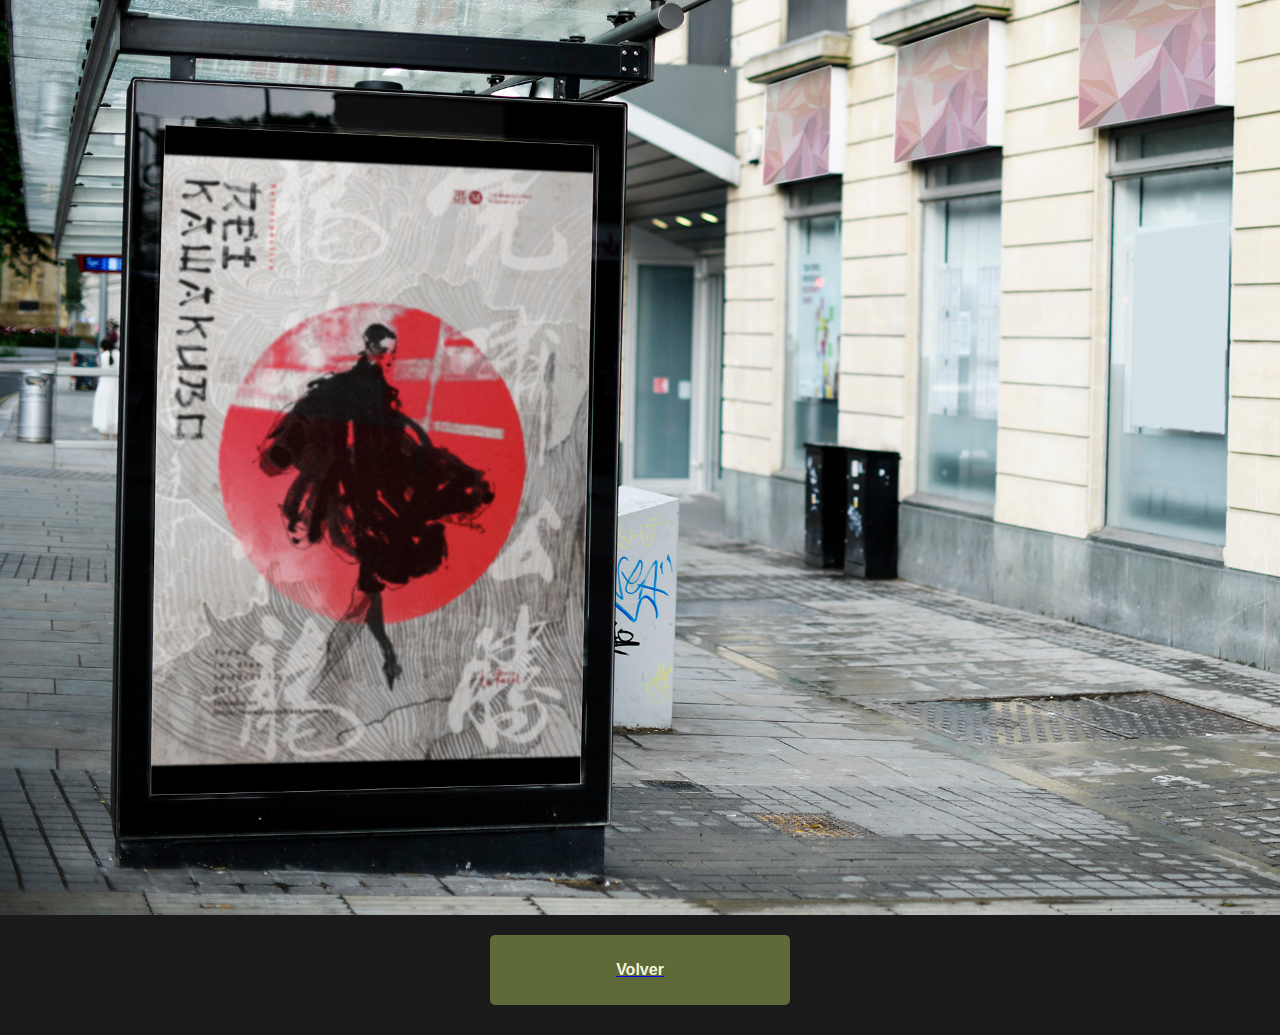
<file: afichefigurativo.html>
<head>
    <meta charset="utf-8">
    <title>Jf Desing</title>
    <link href="estilos.css" rel="stylesheet" type="text/css">
    <meta name="viewport" content="width=device-width, initial-scale=1.0"> 
    <link rel="icon" href="img/logo fav icon.svg" type="image/png">
</head>
<body class="afichefigurativo">
    <main>
        <div class="imagenes">
            <img src="img/afiche figurativo/afiche figurativo.jpg" alt="">
        </div>
        <div class="boton">
            <a href="galeria.html" target="_self"><button>Volver</button></a>
        </div>
    </main>
</body>
</file>
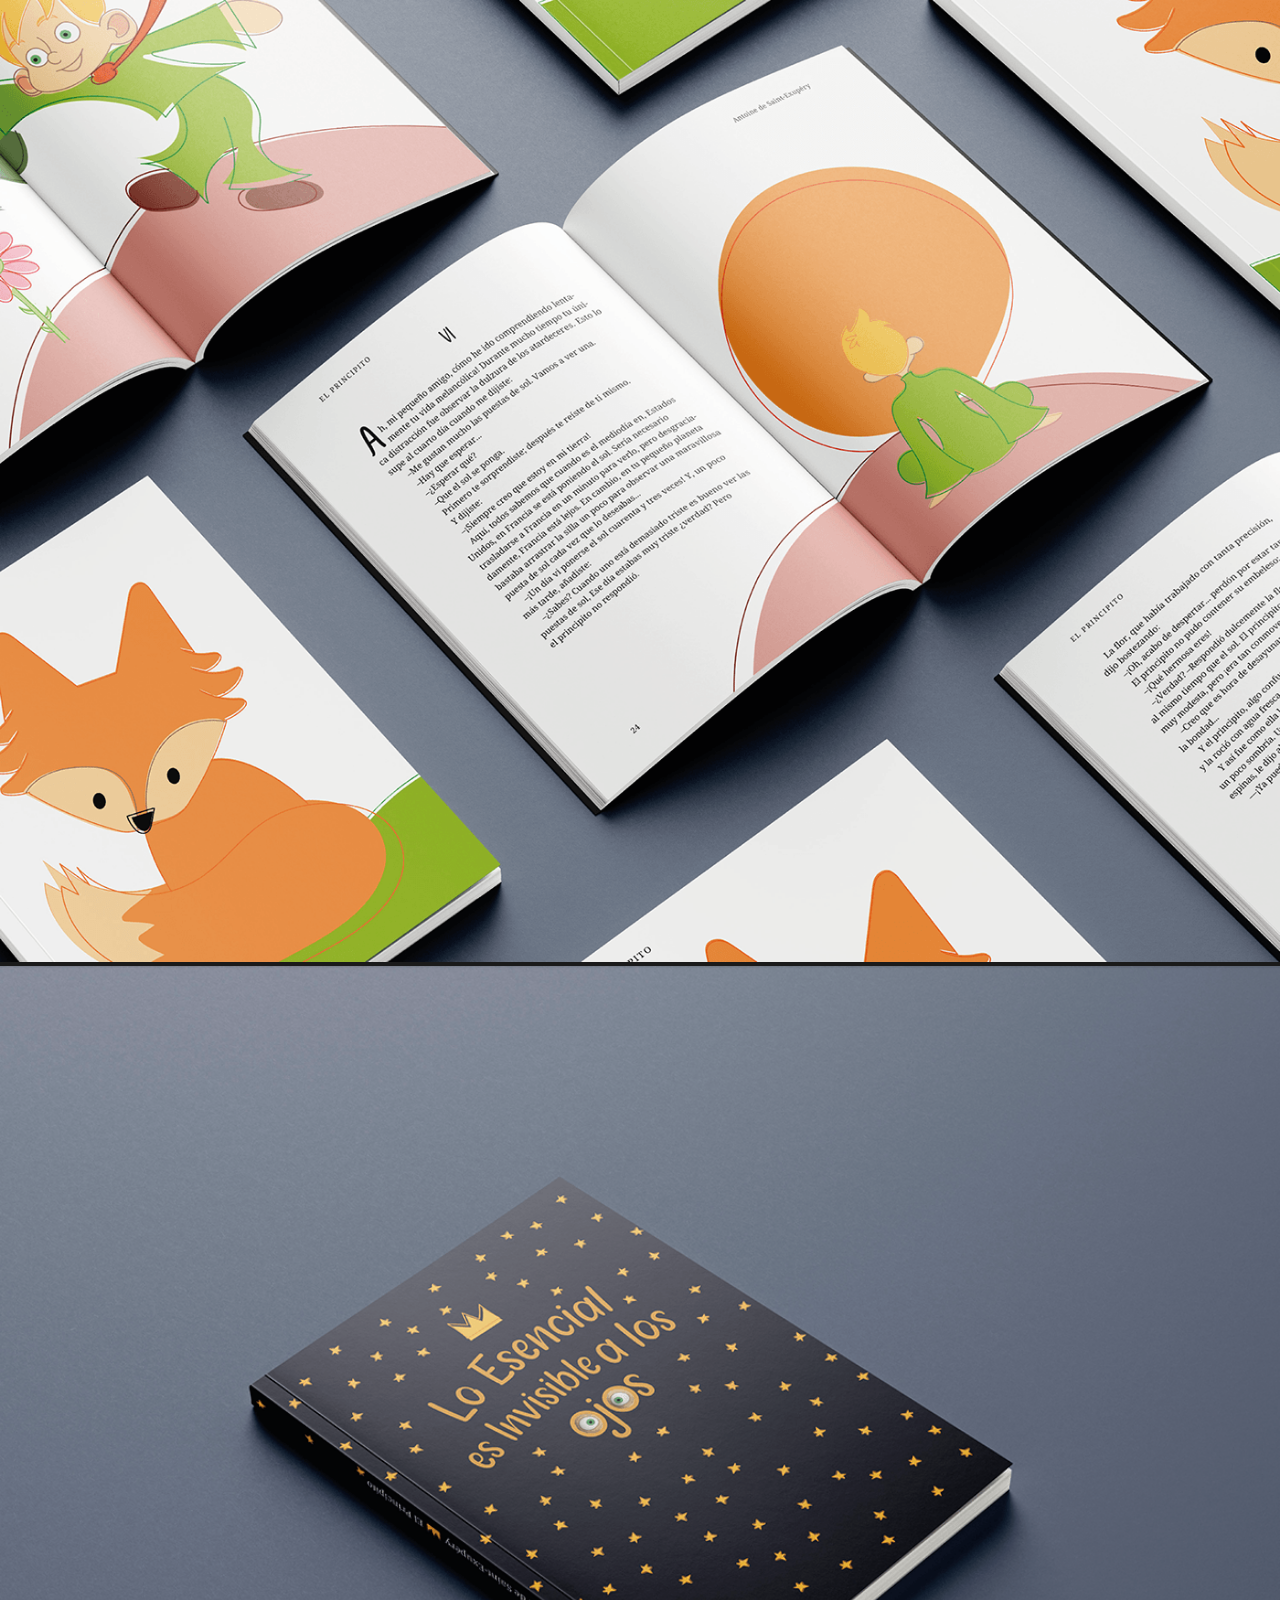
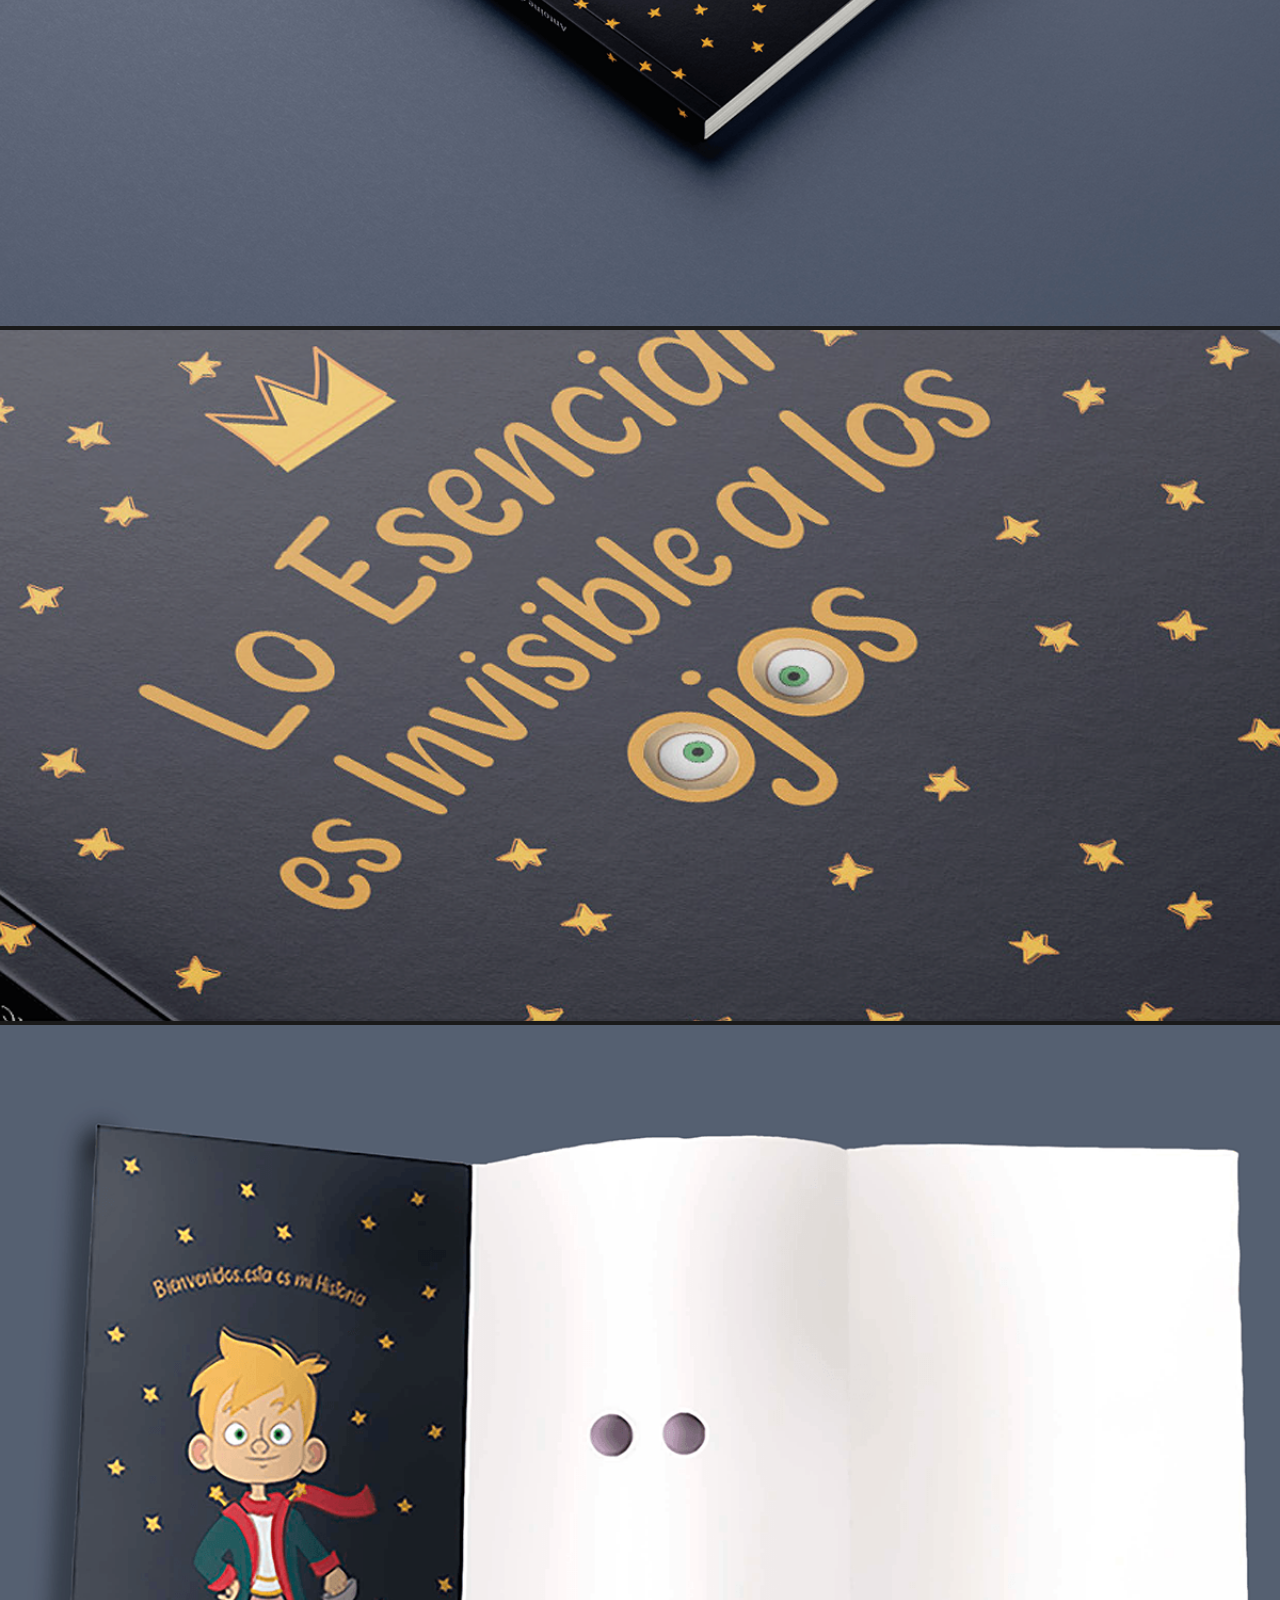
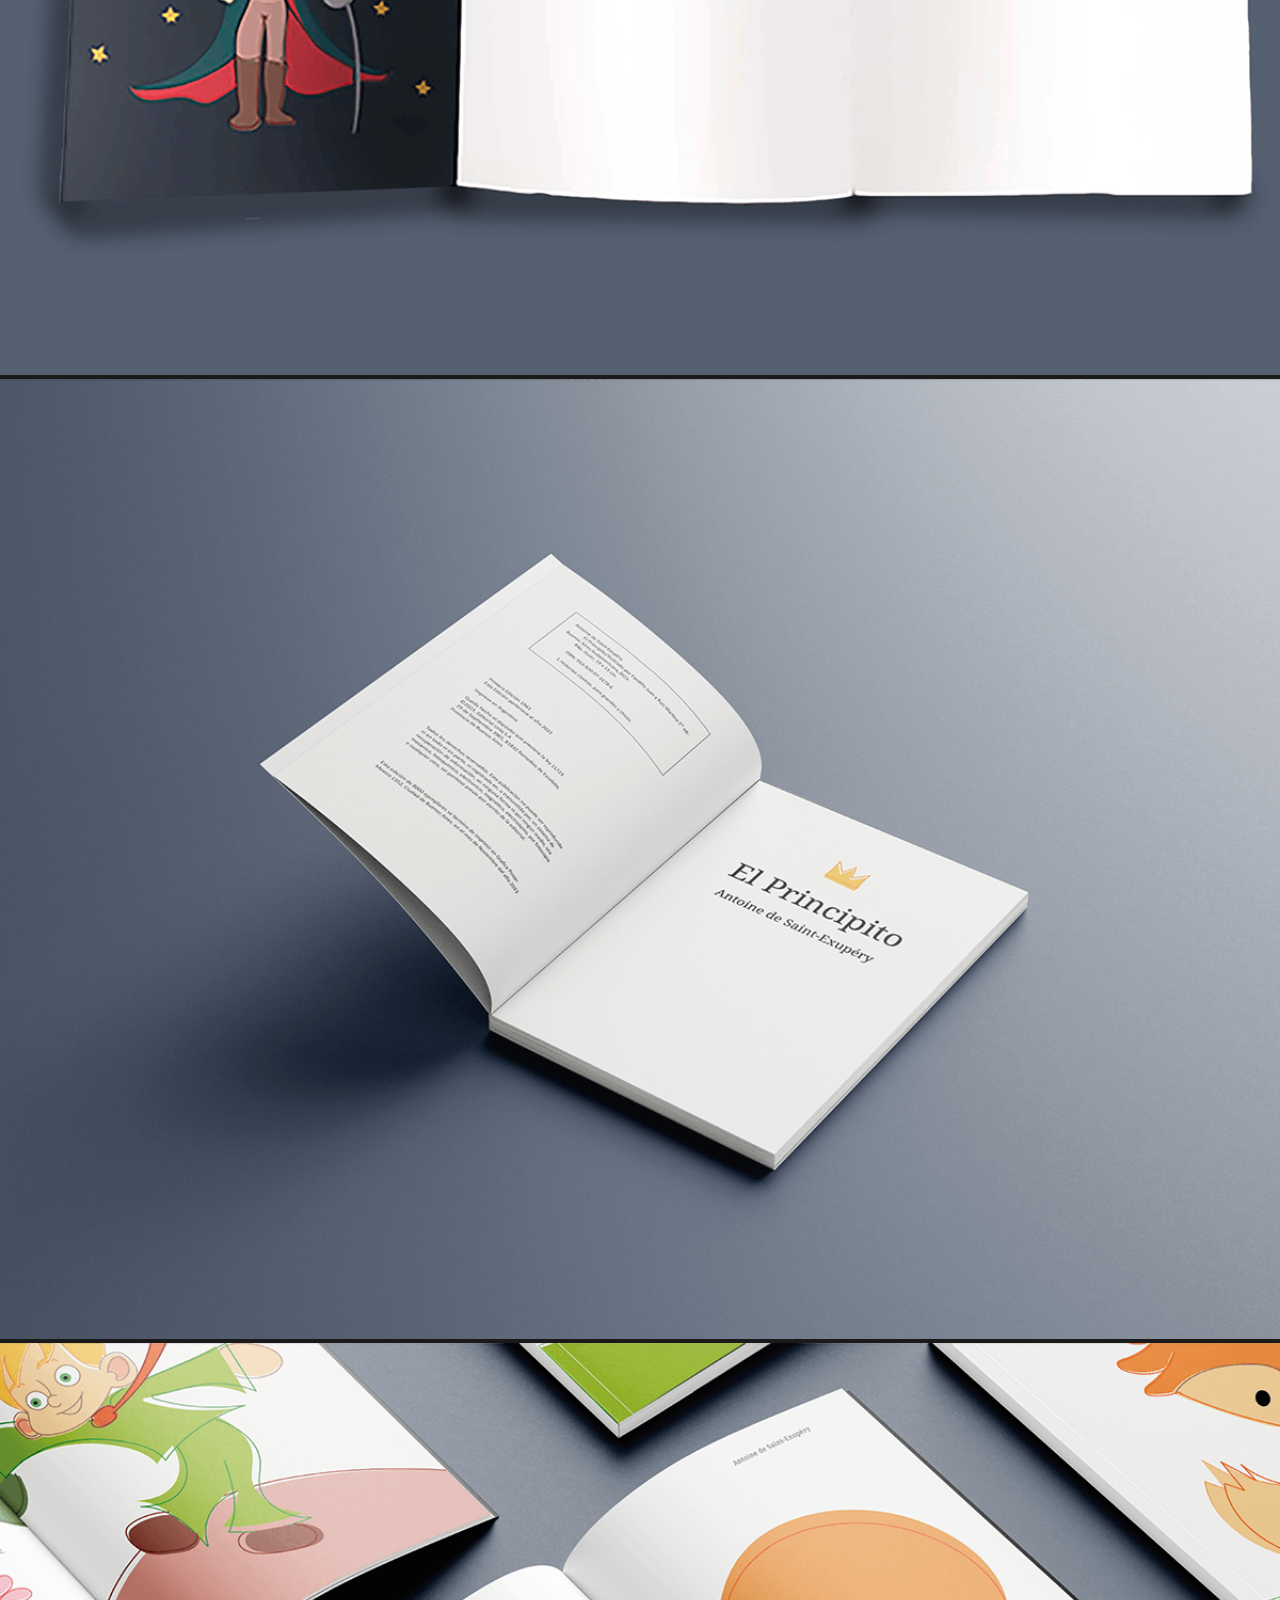
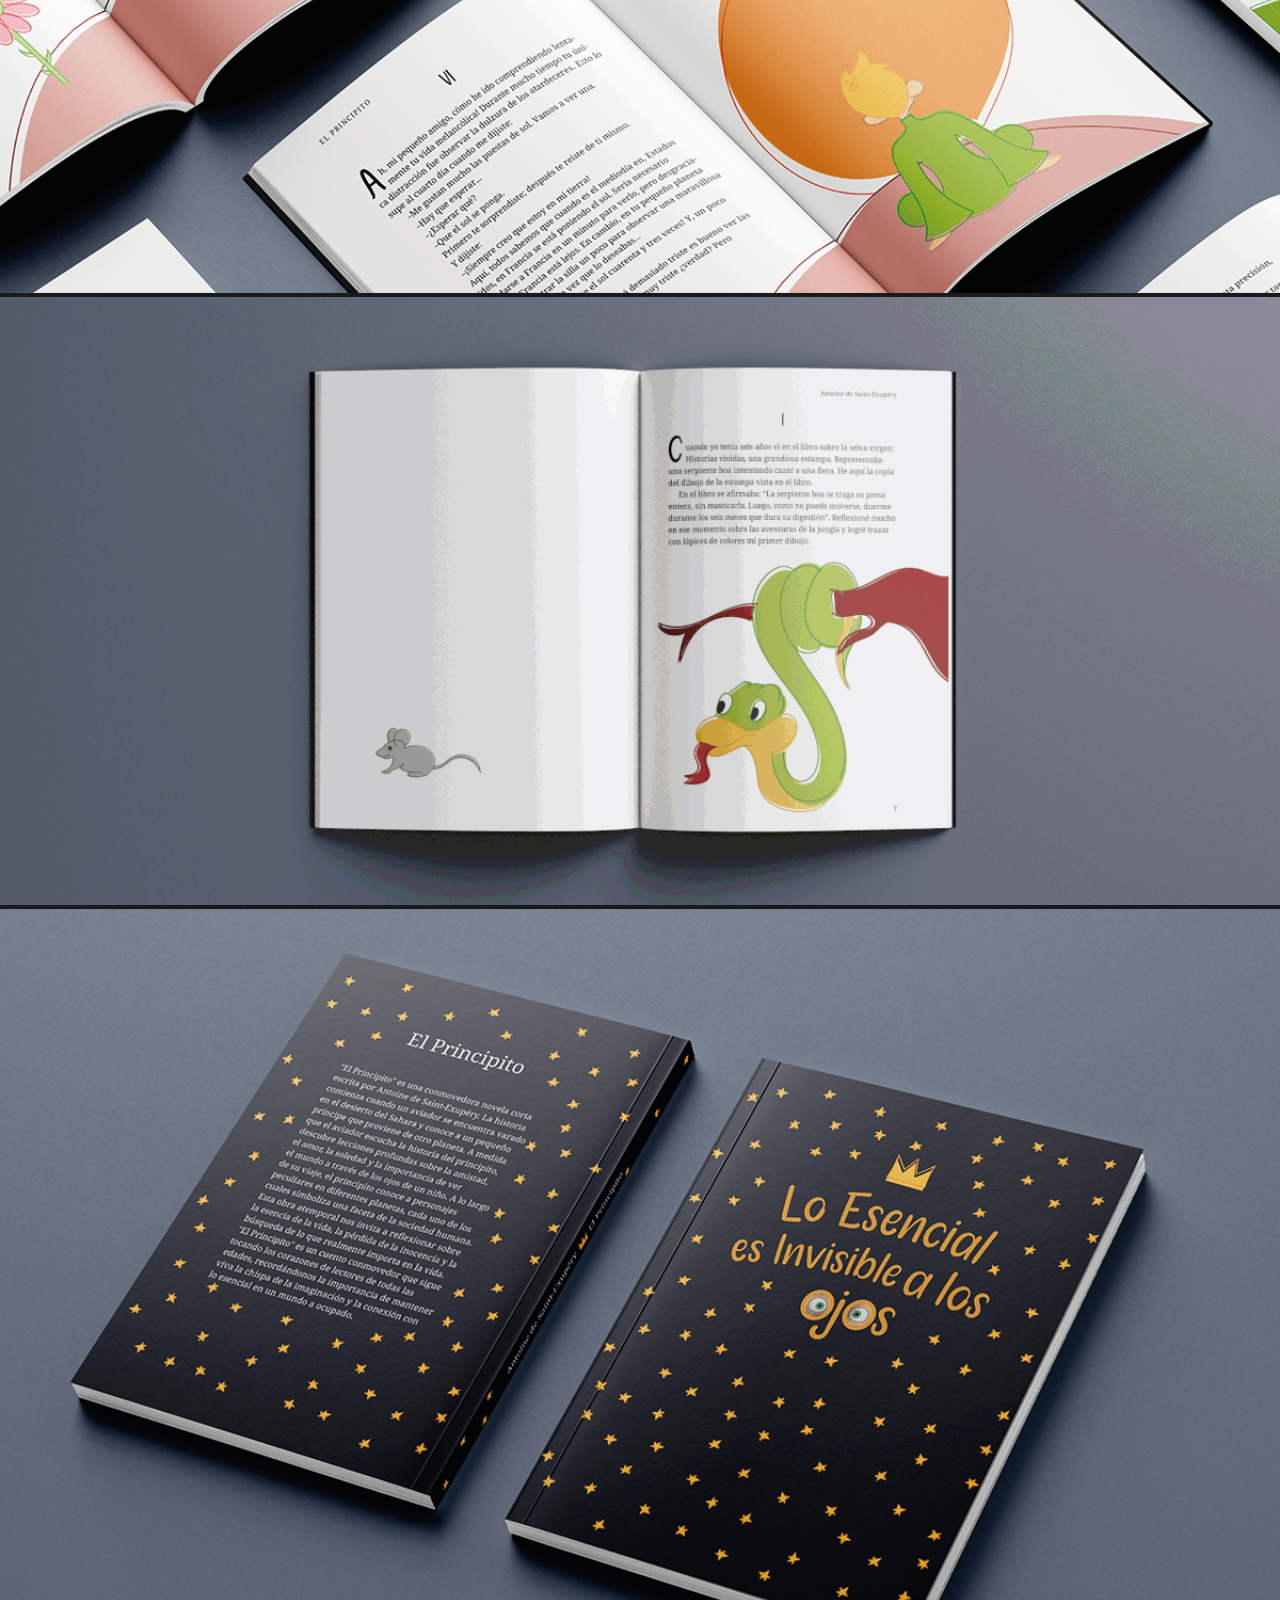
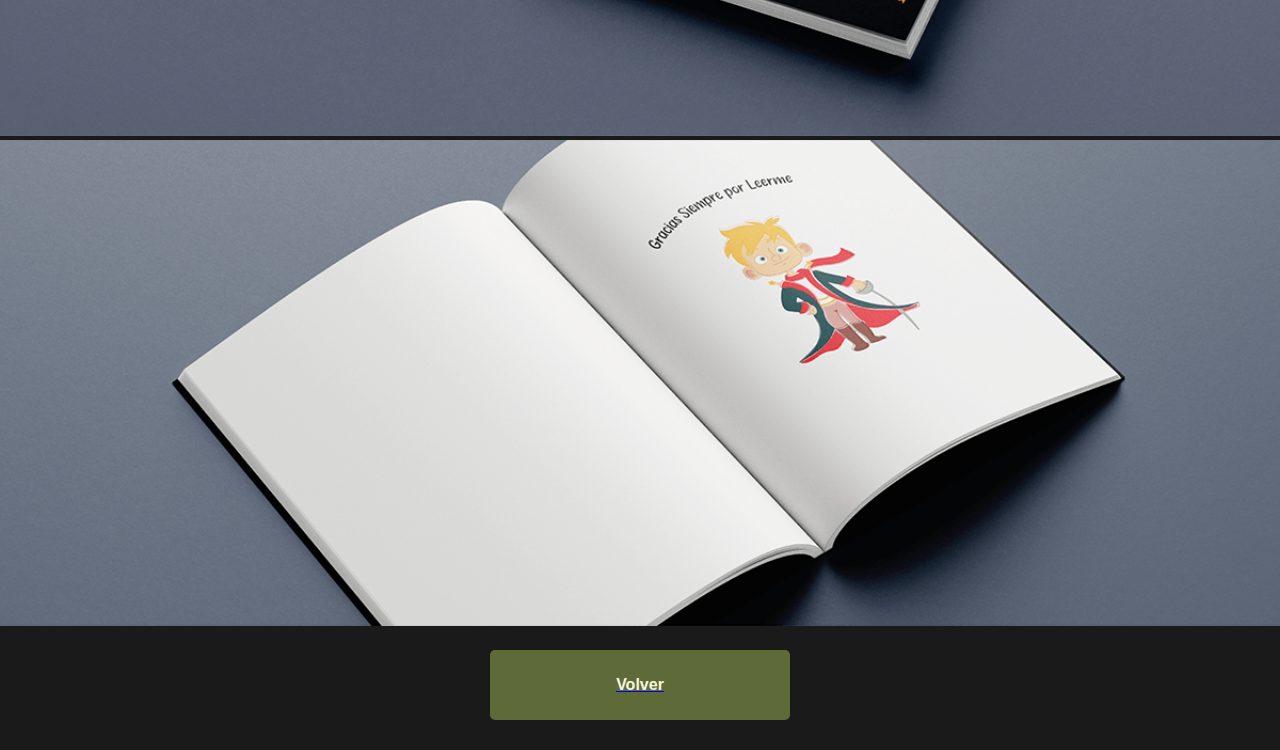
<file: elprincipito.html>
<!DOCTYPE html>
<head>
    <meta charset="utf-8">
    <title>Jf Desing</title>
    <link href="estilos.css" rel="stylesheet" type="text/css">
    <meta name="viewport" content="width=device-width, initial-scale=1.0"> 
    <link rel="icon" href="img/logo fav icon.svg" type="image/png">
</head>
<body class="elprincipito">
    <main>
        <div class="imagenes">
            <img src="img/el principito behance/el principito1.png" alt="">
            <img src="img/el principito behance/tapa.png" alt="">
            <img src="img/el principito behance/tapadetalle.png" alt="">
            <img src="img/el principito behance/tapaparteinterna.png" alt="">
            <img src="img/el principito behance/portadilla.png" alt="">
            <img src="img/el principito behance/detalleilustraciones.png" alt="">
            <img src="img/el principito behance/pasedepaginas.gif" alt="">
            <img src="img/el principito behance/tapaycontra.png" alt="">
            <img src="img/el principito behance/final.png" alt="">
        </div>
        <div class="boton">
            <a href="galeria.html" target="_self"><button>Volver</button></a>
        </div>
    </main>
</body>
</file>
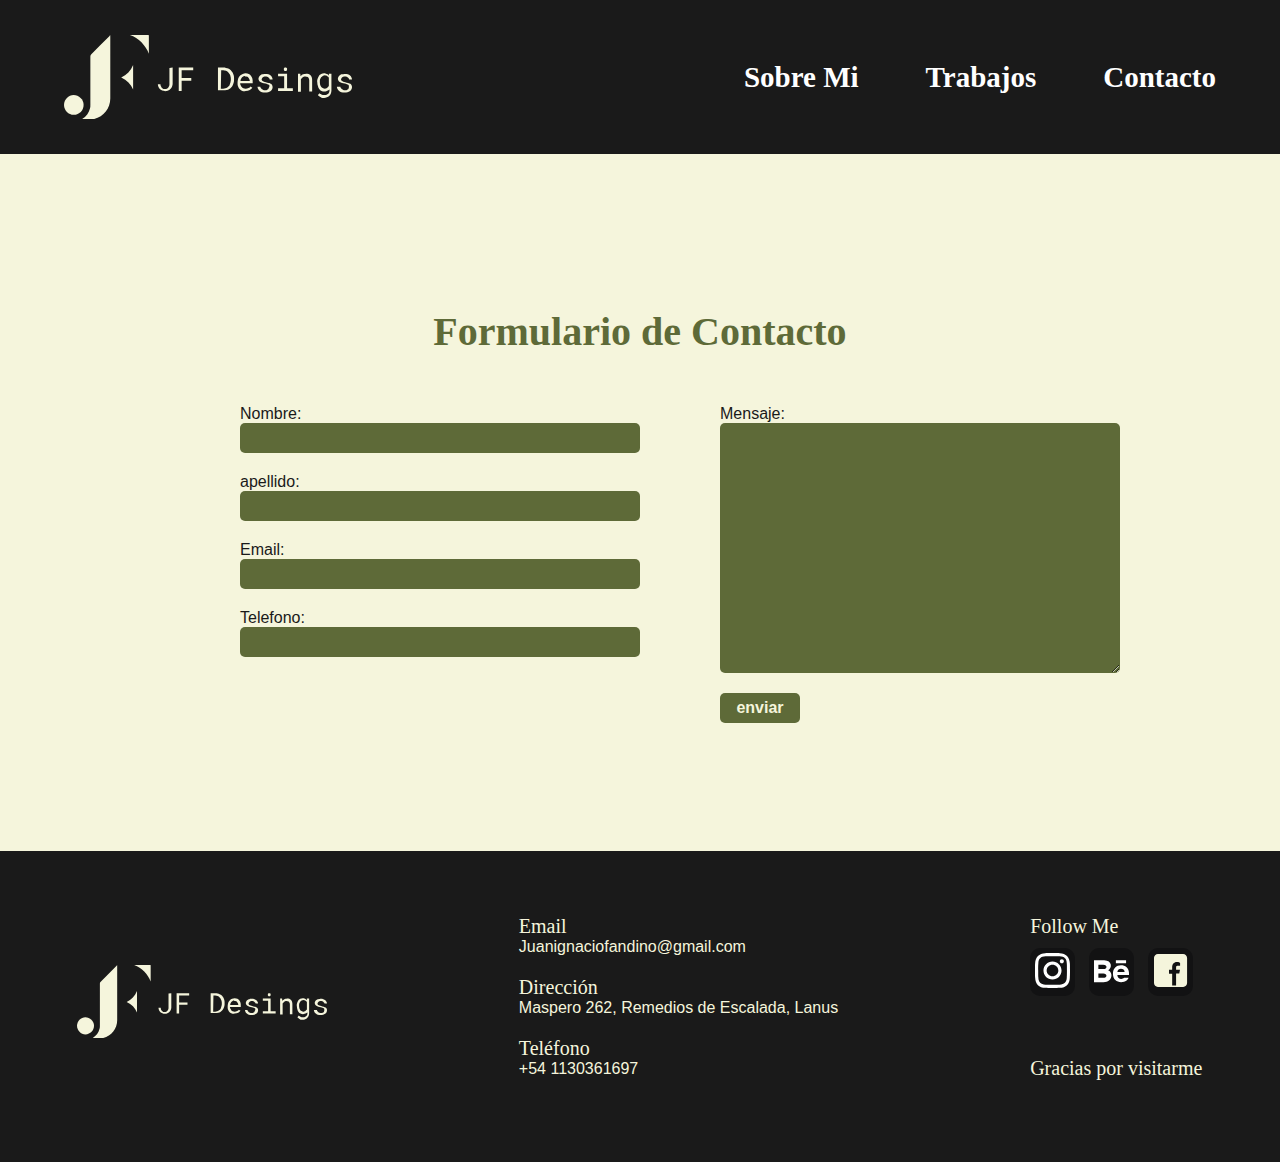
<file: formulario.html>
<!DOCTYPE html>
<html lang="es">
  <head>
    <meta charset="utf-8">
    <title>Jf Desing</title>
    <link href="estilos.css" rel="stylesheet" type="text/css">
    <meta name="viewport" content="width=device-width, initial-scale=1.0"> 
    <link rel="icon" href="img/logo fav icon.svg" type="image/png">
</head>
<body class="formulario">
  
  <header>
      <img src="img/logo.svg" alt="logo-personal">
      <nav>
        <ul>
          <li><a href="index.html" target="_self">Sobre Mi</a></li>
          <li><a href="galeria.html"  target="_self">Trabajos</a></li>
          <li><a href="formulario.html"  target="_self">Contacto</a></li>
        </ul>
      </nav>
  </header>
  
  <main>
    <h2>Formulario de Contacto</h2>
    <form action="mailto:juanignaciofandino@gmail.com" target="_blank" enctype="text/plain">
      <div class="datos">
        <div class="form-group">
          <label for="nombre">Nombre:</label>
          <input type="text" id="nombre" name="nombre" required>
        </div>
        <div class="form-group">
          <label for="nombre">apellido:</label>
          <input type="text" id="apellido" name="apellido" required>
        </div>
        <div class="form-group">
          <label for="email">Email:</label>
          <input type="text" id="email" name="email" required>
        </div>
        <div class="form-group">
          <label for="nombre">Telefono:</label>
          <input type="text" id="Telefono" name="Telefono" required>
        </div>
      </div>
      <div class="mensaje">
        <label for="mensaje">Mensaje:</label>
        <textarea id="mensaje" name="mensaje" required></textarea>
        <button>
          enviar
        </button>
      </div>
    </form>
  </main>
</body>
<footer>
  <footer class="footer">
  
      <div class="logofooter">
          <img src="img/logo.svg" alt="">
      </div>

      <div class="informacion">  
          <h2>Email</h2>
          <p>Juanignaciofandino@gmail.com</p>
          
          <h2>Dirección</h2>
          <p>Maspero 262, Remedios de Escalada, Lanus</p>

          <h2>Teléfono</h2>
          <p>+54 1130361697</p>
      
      </div>
          
      <div class="botonerafooter">
          <h2>Follow Me</h2>
          <button onclick="location.href='https://www.instagram.com/juanifandinio?igsh=MW1heGFobm9xODF3aA%3D%3D&utm_source=qr'"> <img src="img/instagram.svg" alt=""></button>
          <button onclick="location.href='https://www.behance.net/juanigfandio'"> <img src="img/behance.svg" alt=""></button>
          <button onclick="location.href='https://www.facebook.com/juani.fandino?mibextid=PlNXYD'"> <img src="img/facebook.svg" alt=""></button>

          <h2 class="gracias">Gracias por visitarme</h2>
      </div>
  </footer>
</footer>
</html>
</file>
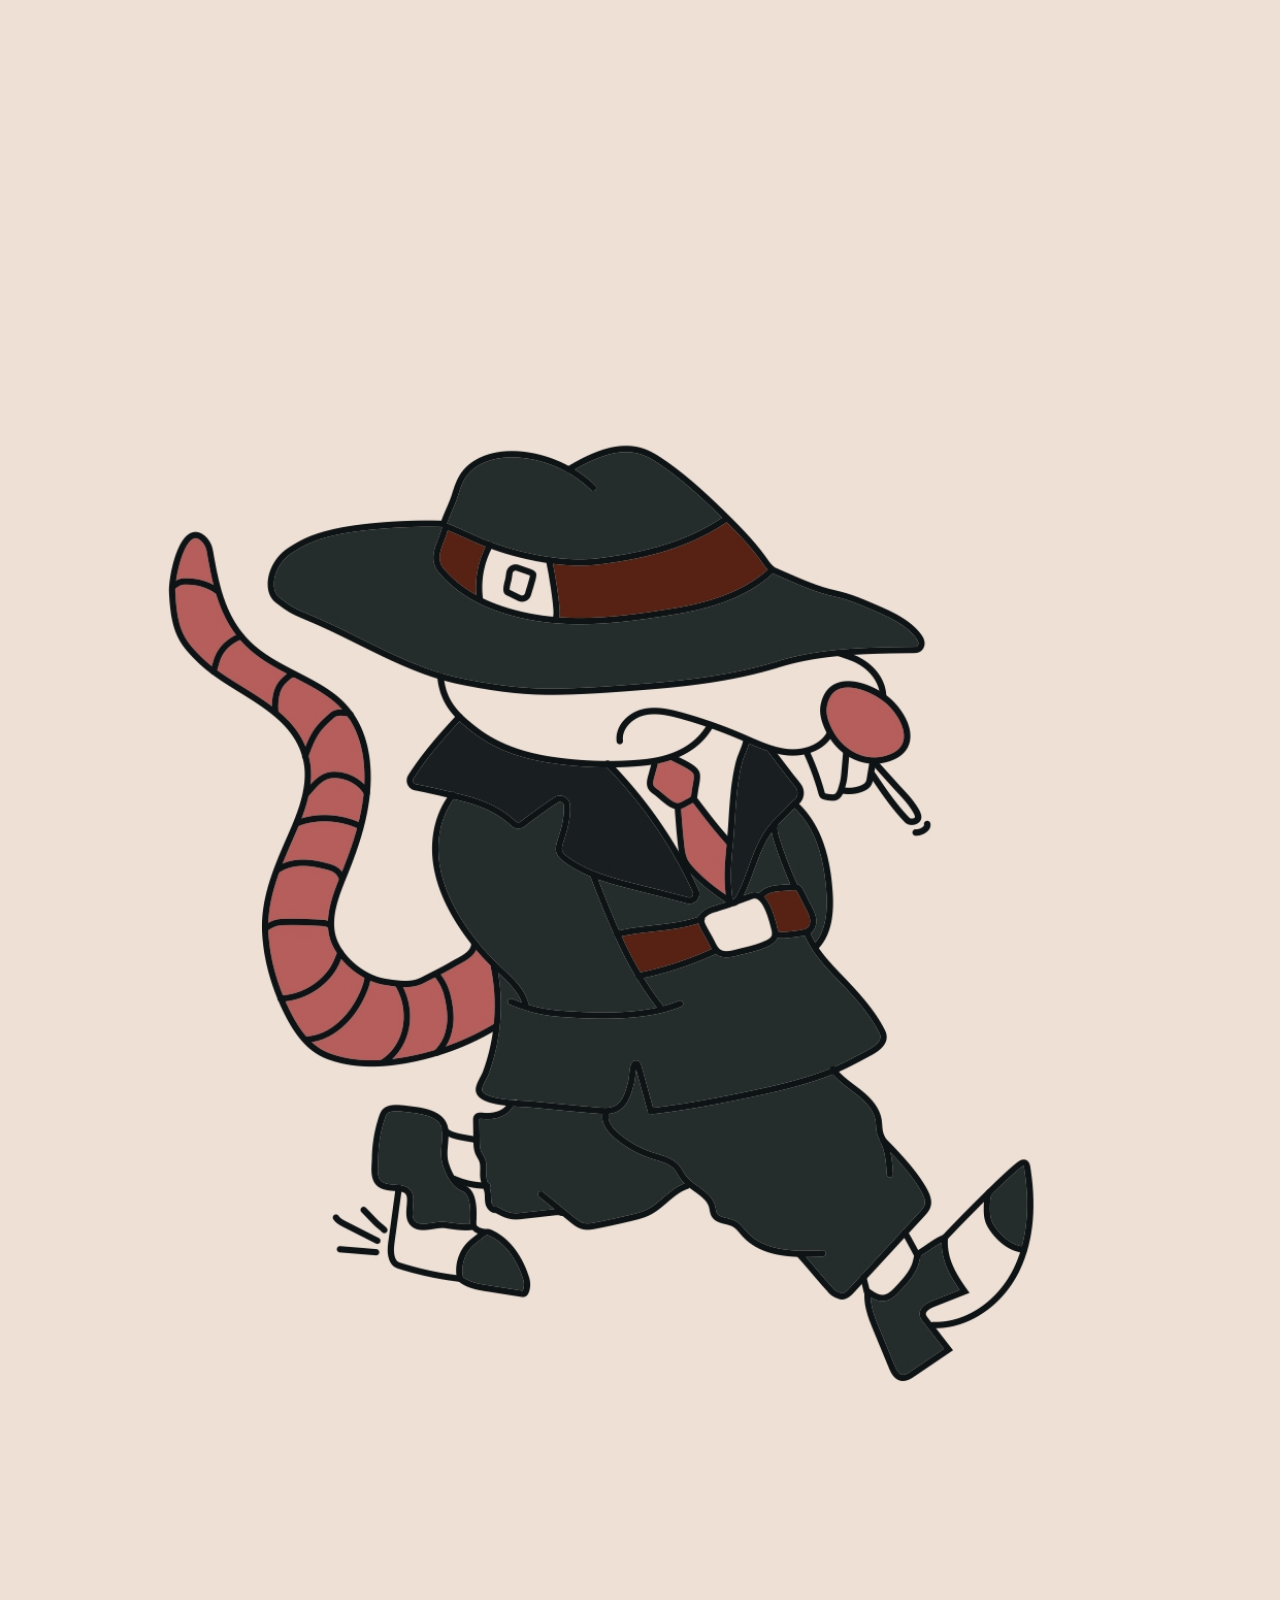
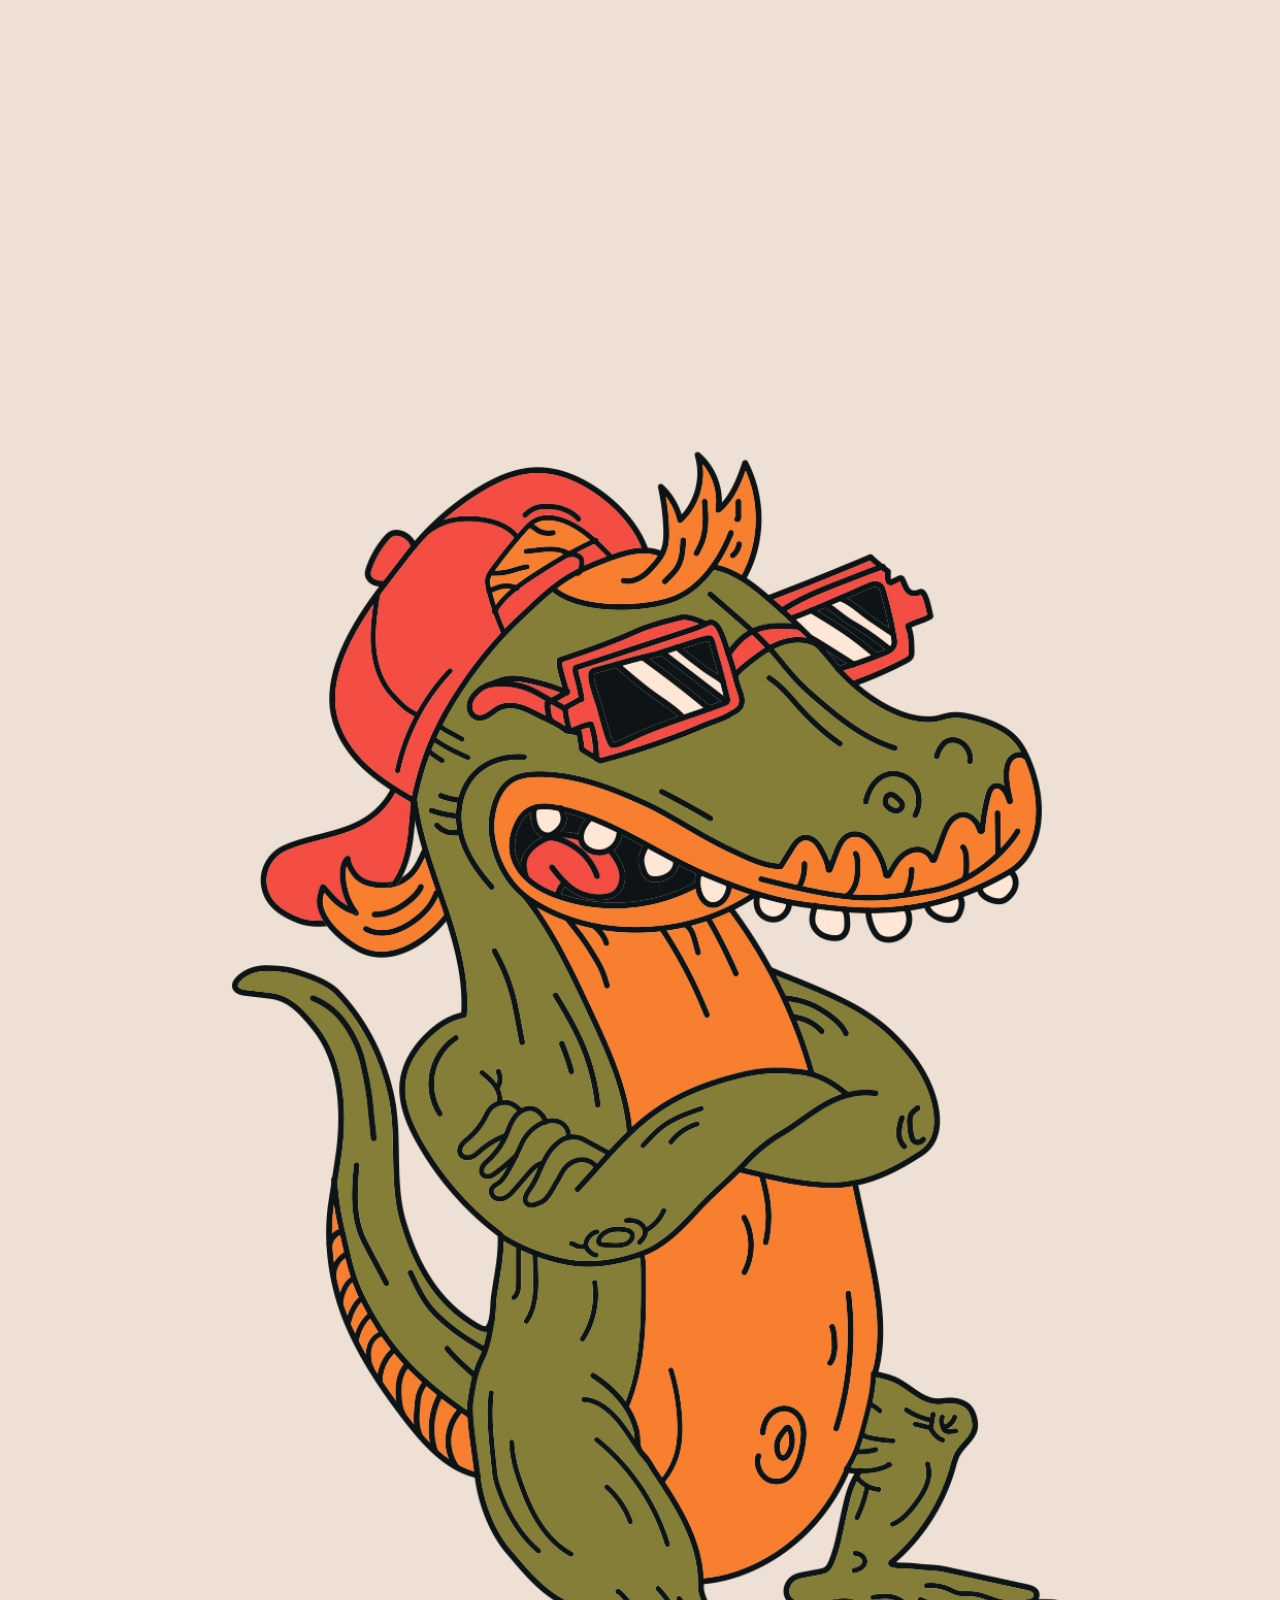
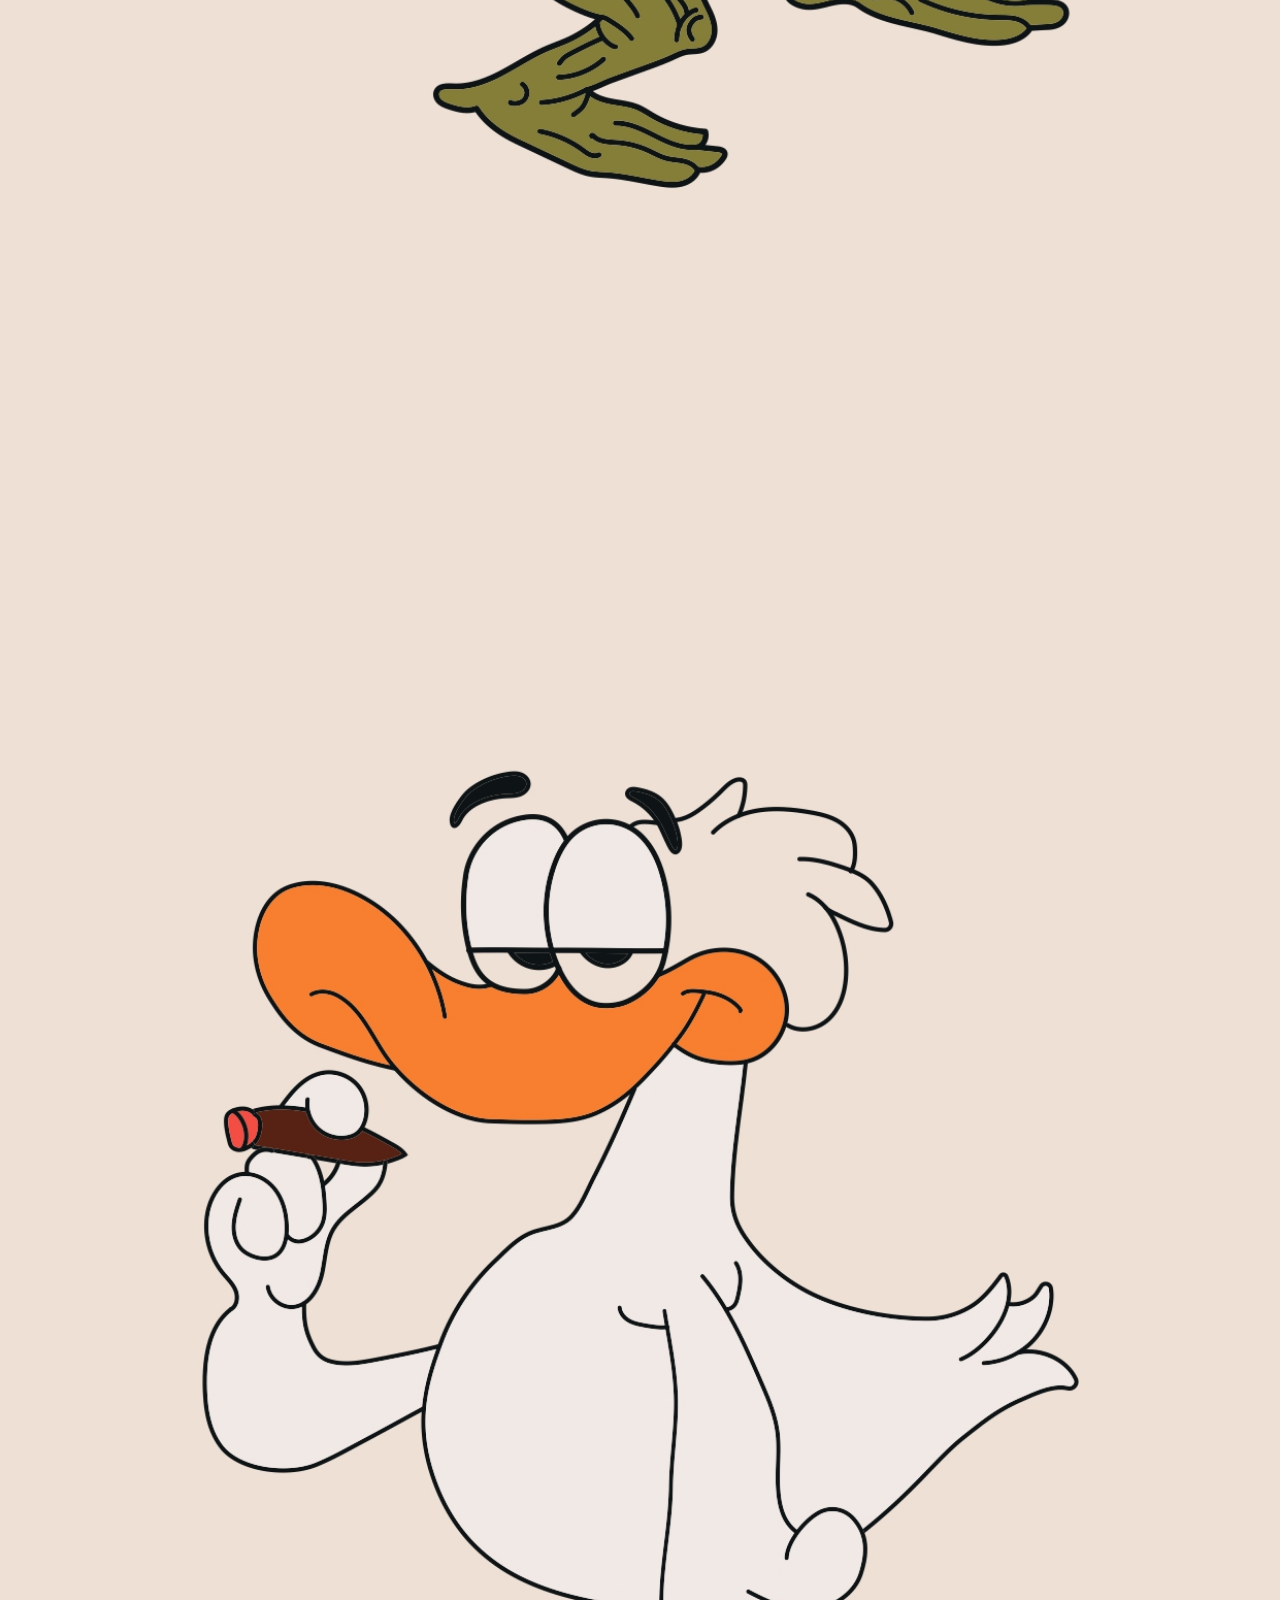
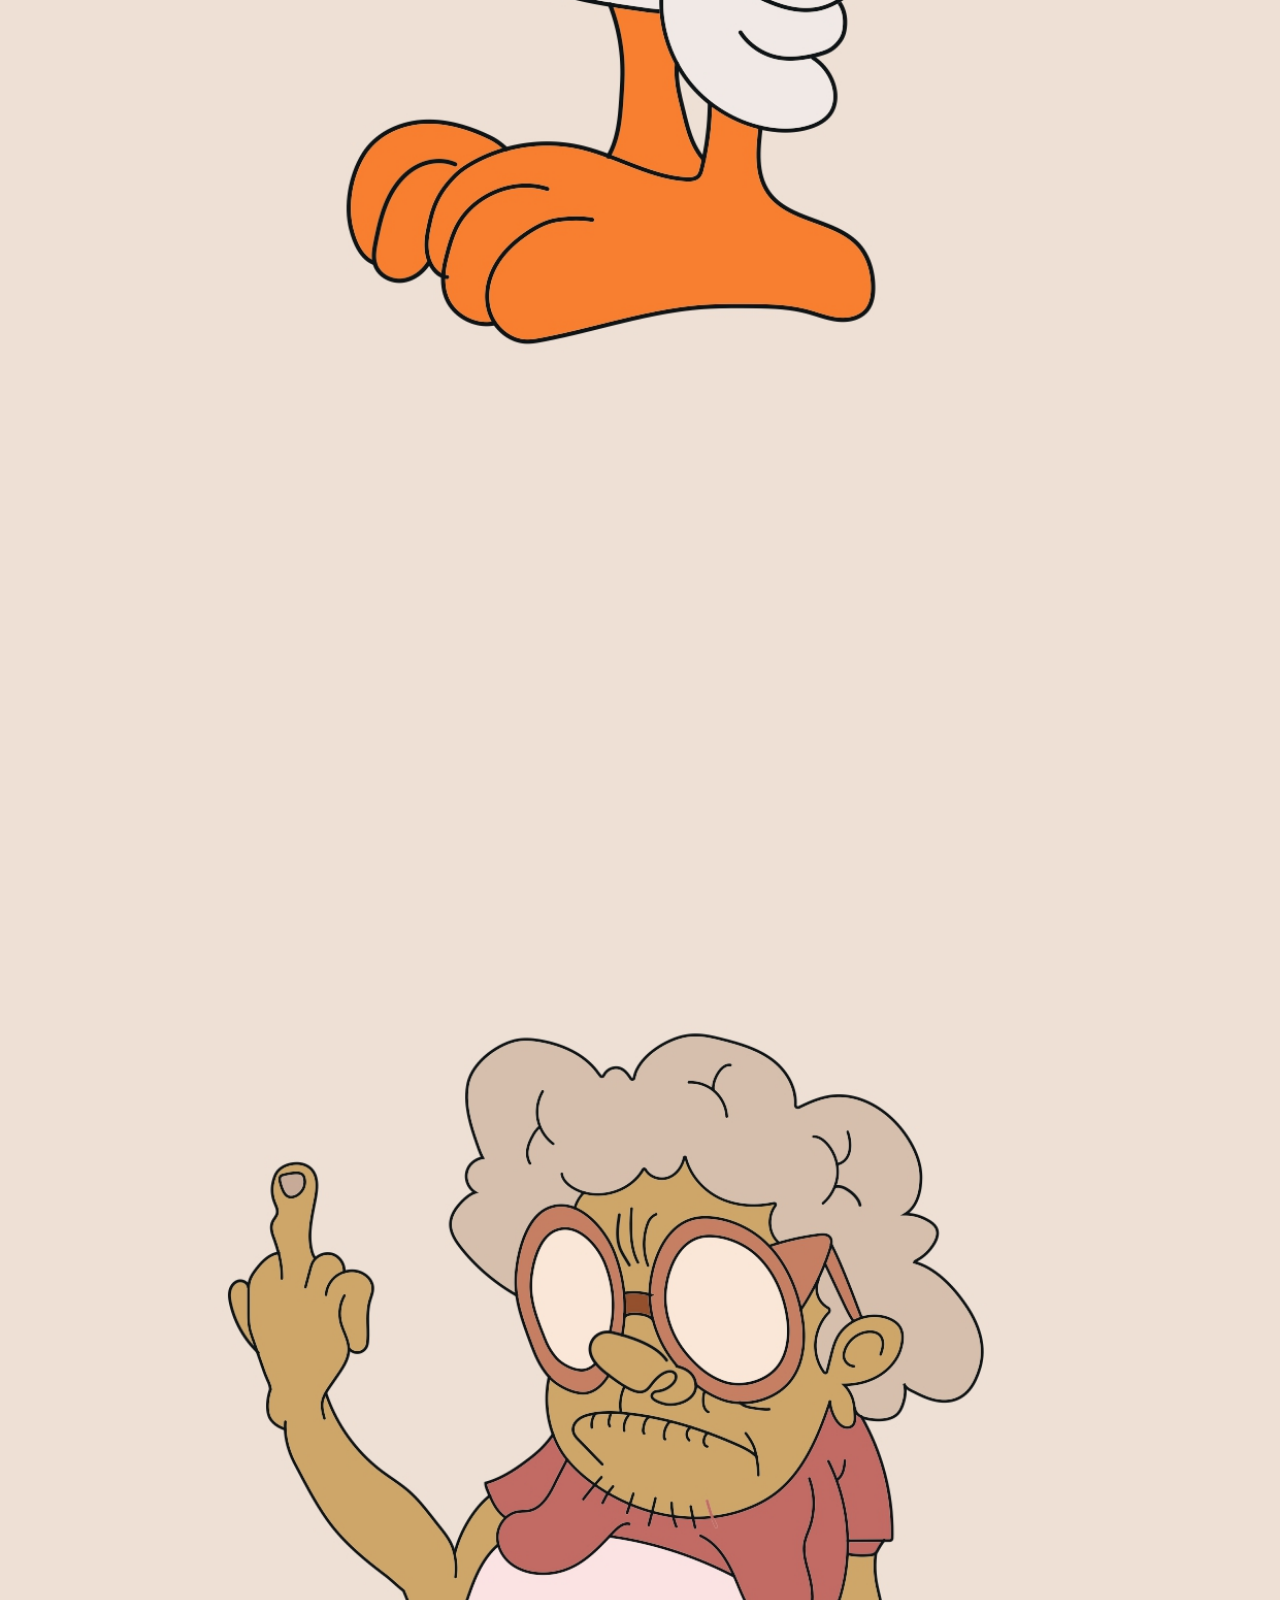
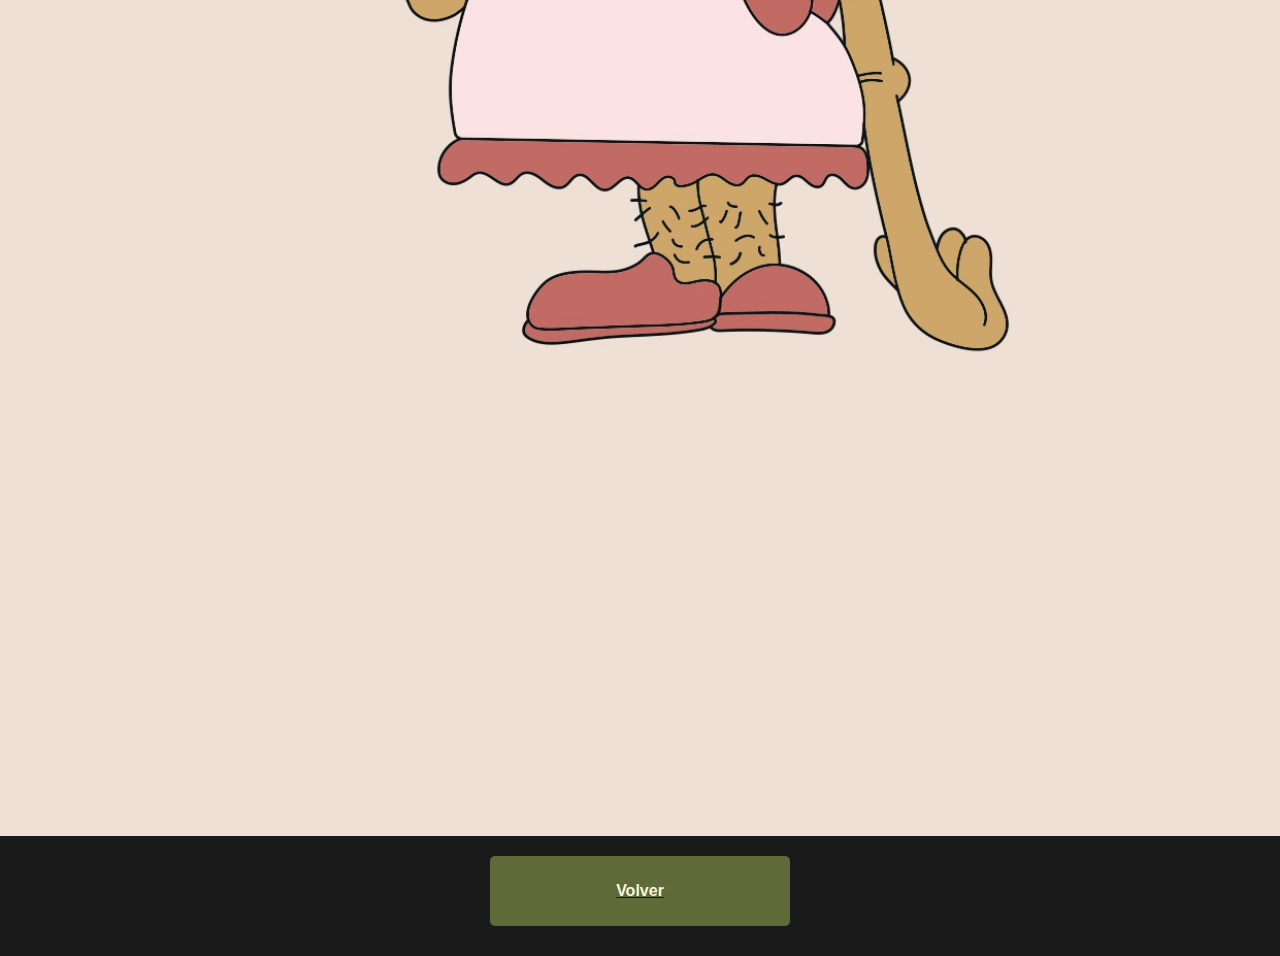
<file: ilustraciones.html>
<head>
    <meta charset="utf-8">
    <title>Jf Desing</title>
    <link href="estilos.css" rel="stylesheet" type="text/css">
    <meta name="viewport" content="width=device-width, initial-scale=1.0"> 
    <link rel="icon" href="img/logo fav icon.svg" type="image/png">
</head>
<body class="ilustraciones">
    <main>
        <div class="imagenes">
            <img src="img/ilustraciones/1.jpg" alt="">
            <img src="img/ilustraciones/2.jpg" alt="">
            <img src="img/ilustraciones/3.jpg" alt="">
            <img src="img/ilustraciones/4.jpg" alt="">
        </div>
        <div class="boton">
            <a href="galeria.html" target="_self"><button>Volver</button></a>
        </div>
    </main>
</body>
</file>
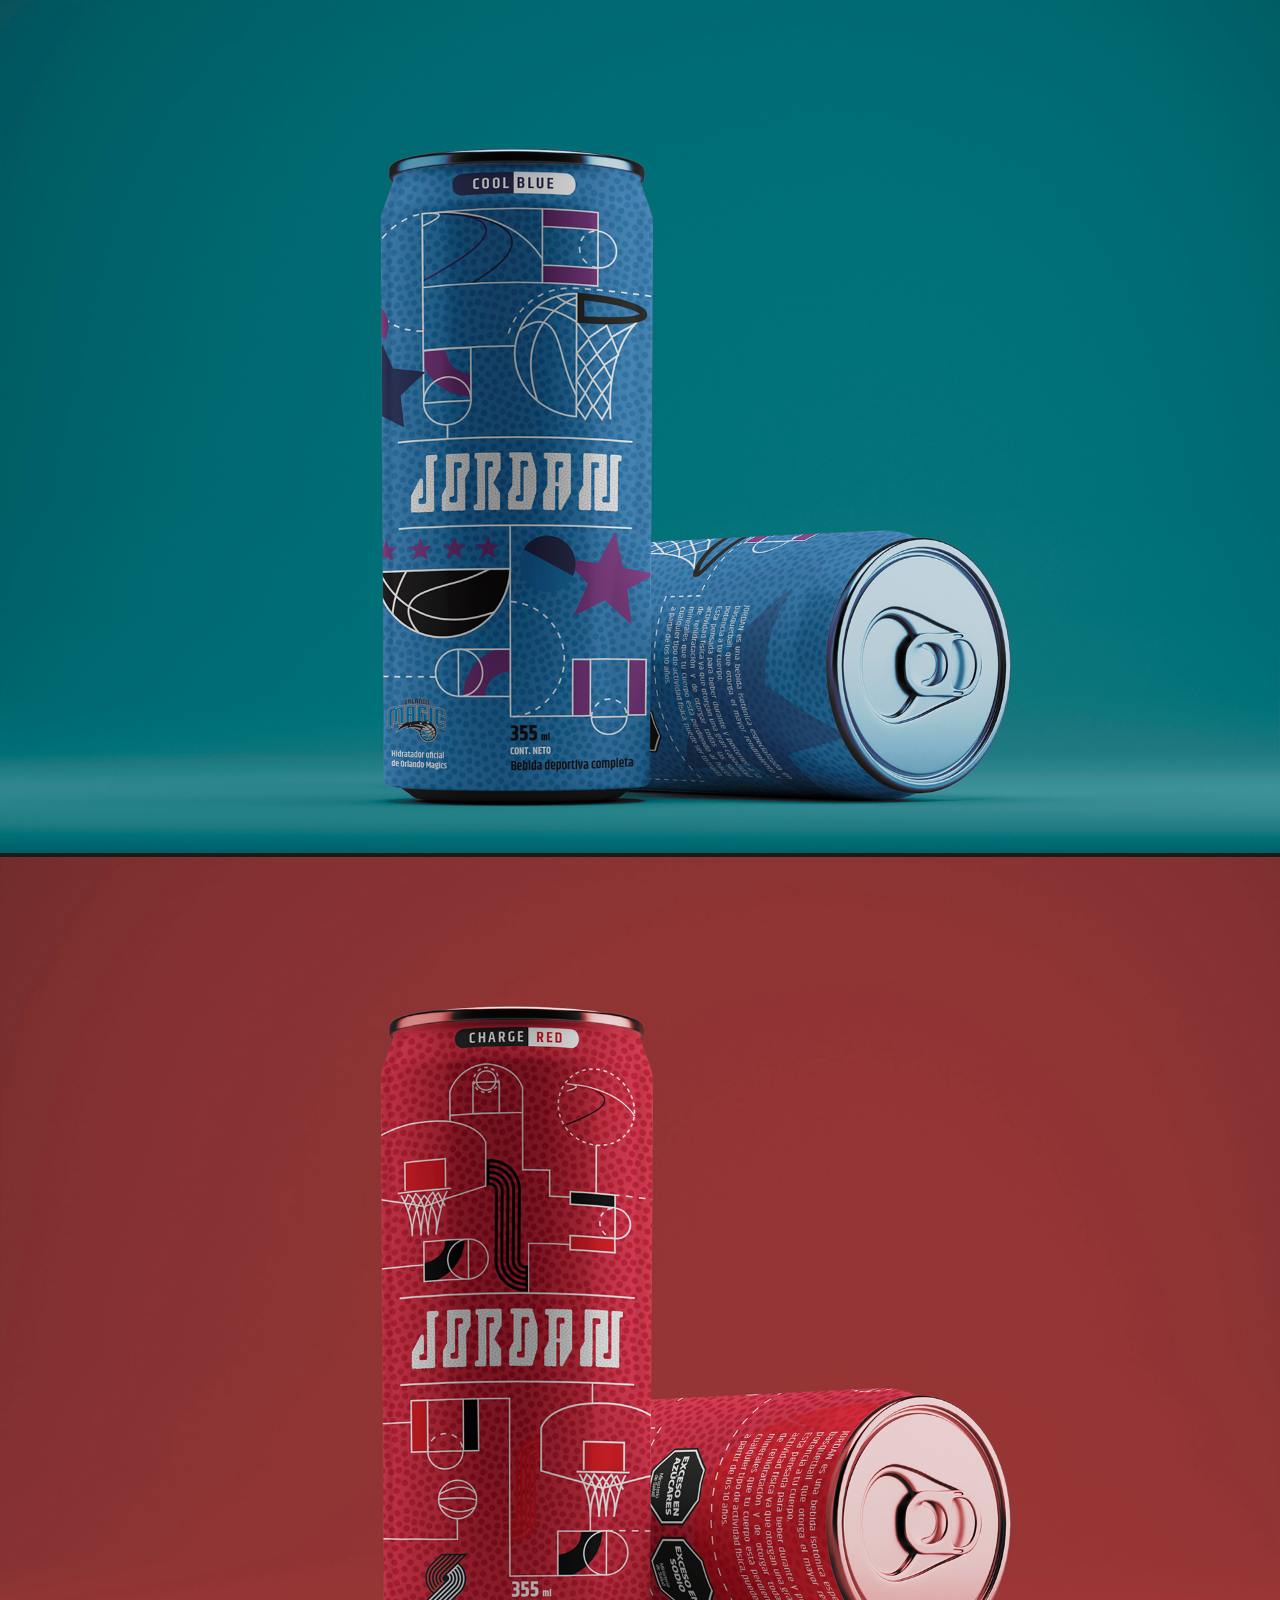
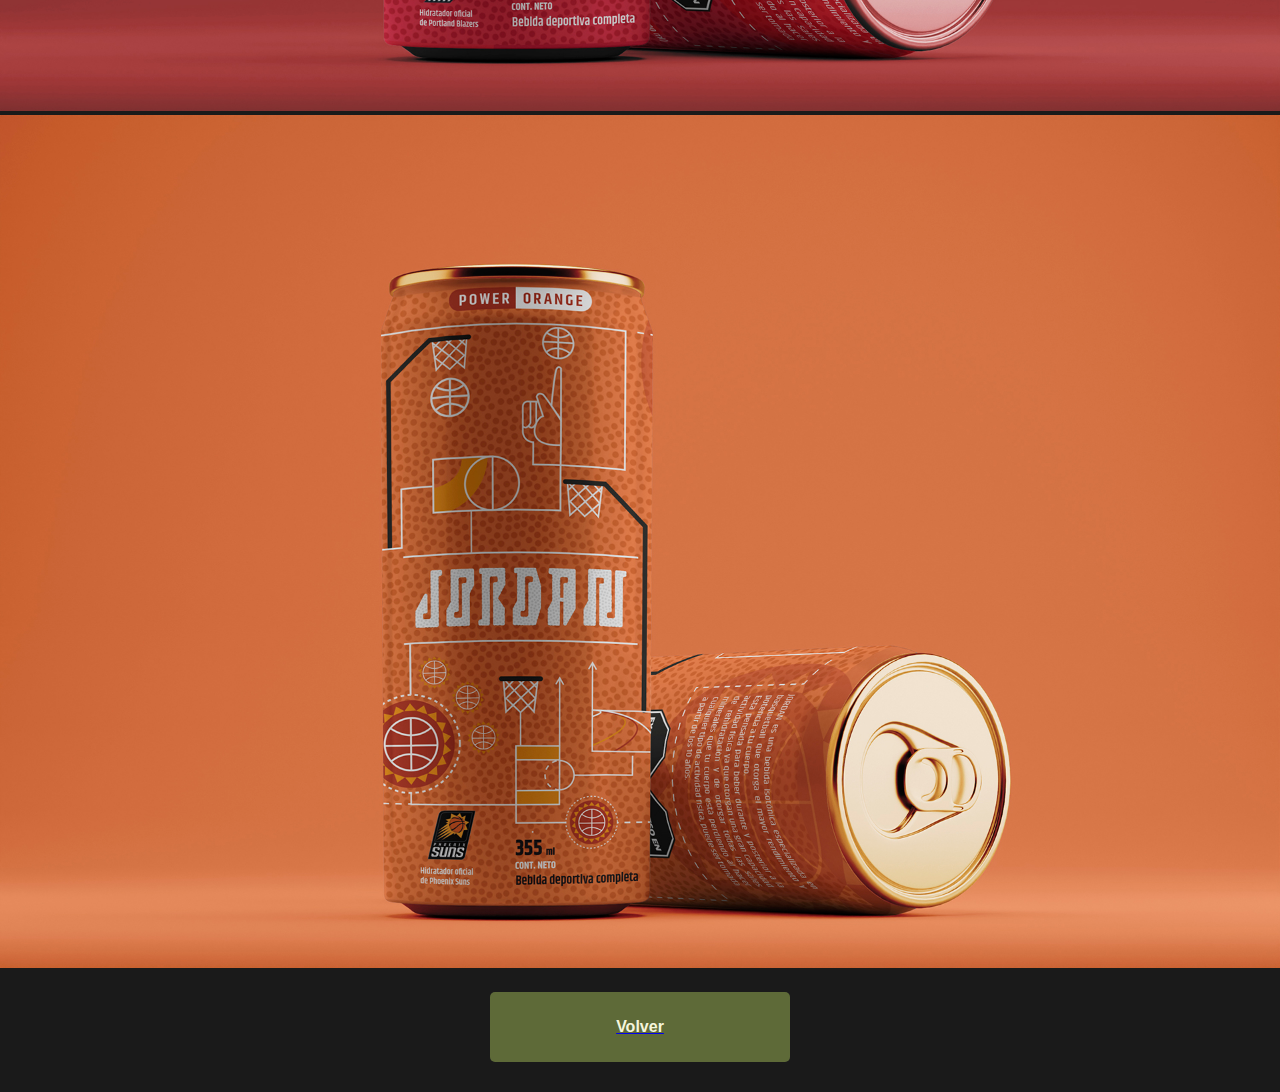
<file: jordan.html>
<!DOCTYPE html>
<head>
    <meta charset="utf-8">
    <title>Jf Desing</title>
    <link href="estilos.css" rel="stylesheet" type="text/css">
    <meta name="viewport" content="width=device-width, initial-scale=1.0"> 
    <link rel="icon" href="img/logo fav icon.svg" type="image/png">
</head>
<body class="jordan">
    <main>
        <div class="imagenes">
            <img src="img/latasjordan/1.jpg" alt="">
            <img src="img/latasjordan/2.jpg" alt="">
            <img src="img/latasjordan/3.jpg" alt="">
        </div>
        <div class="boton">
            <a href="galeria.html" target="_self"><button>Volver</button></a>
        </div>
    </main>
</body>
</file>
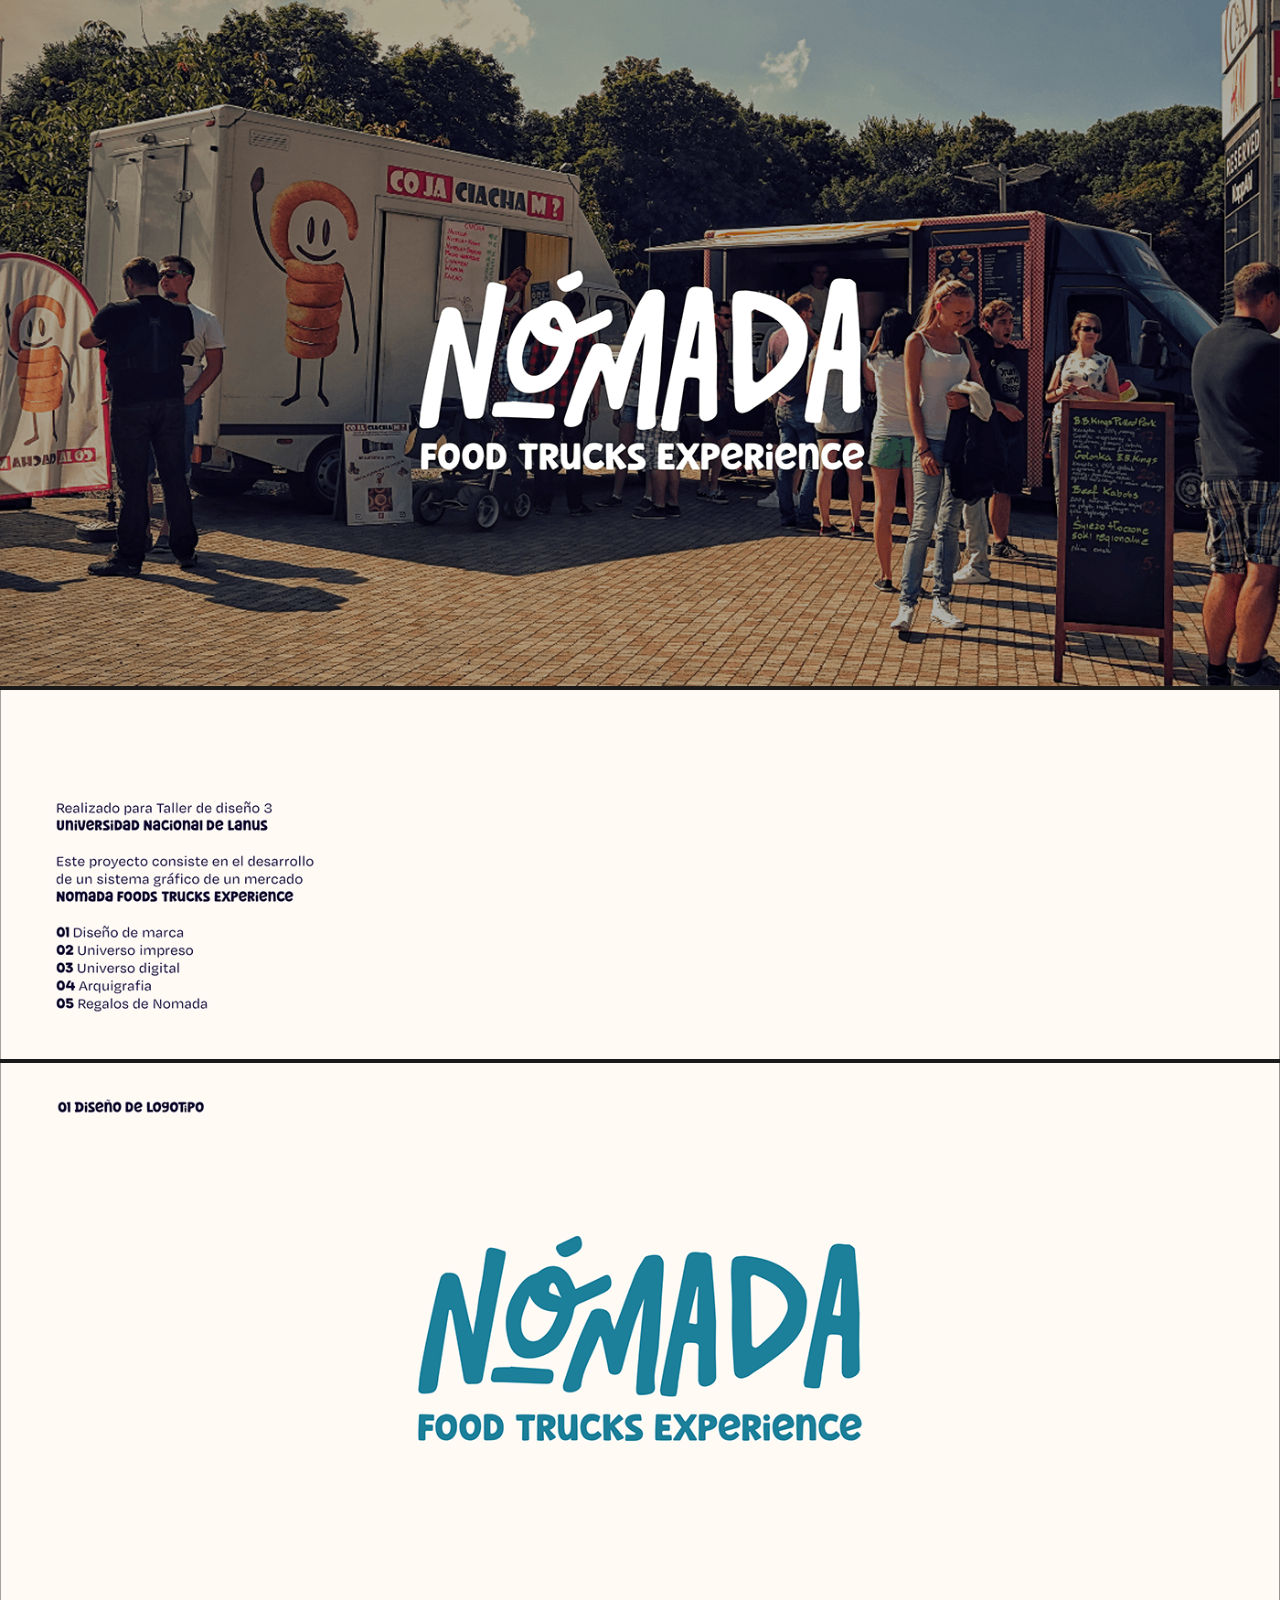
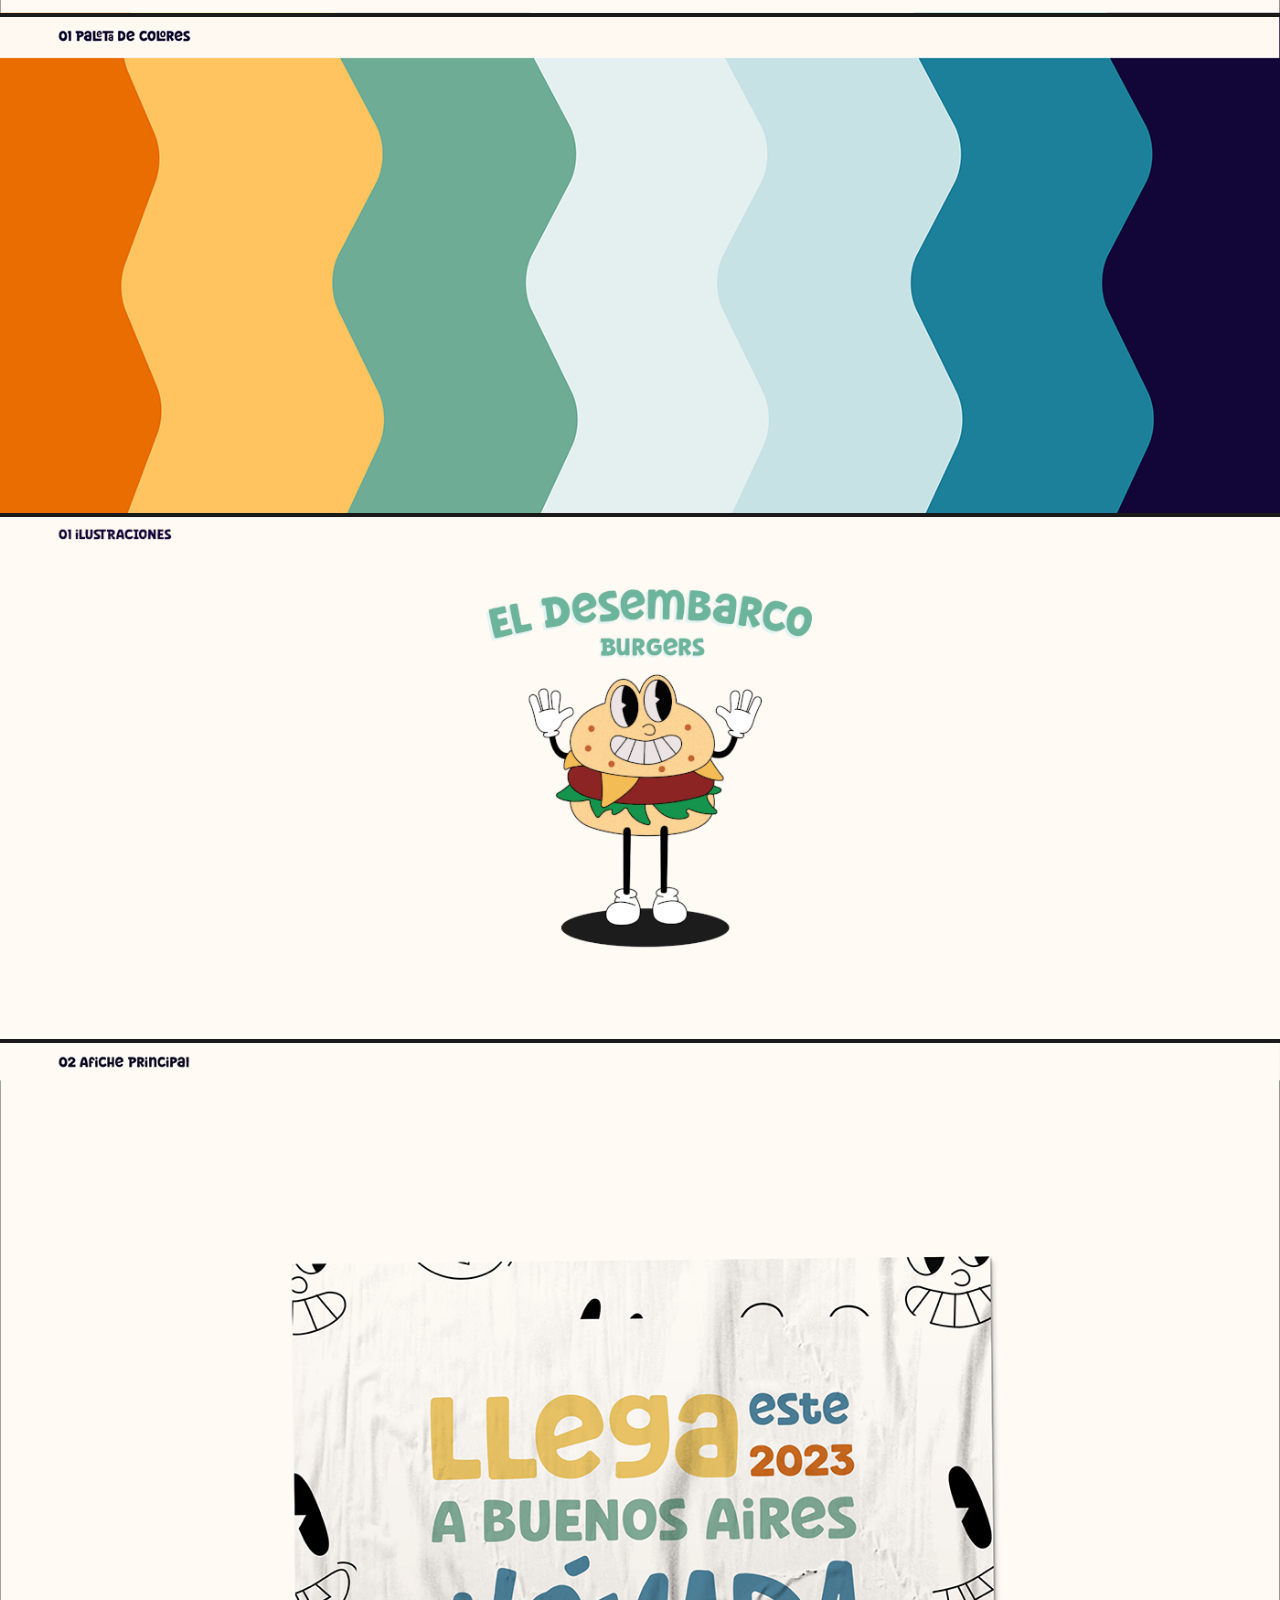
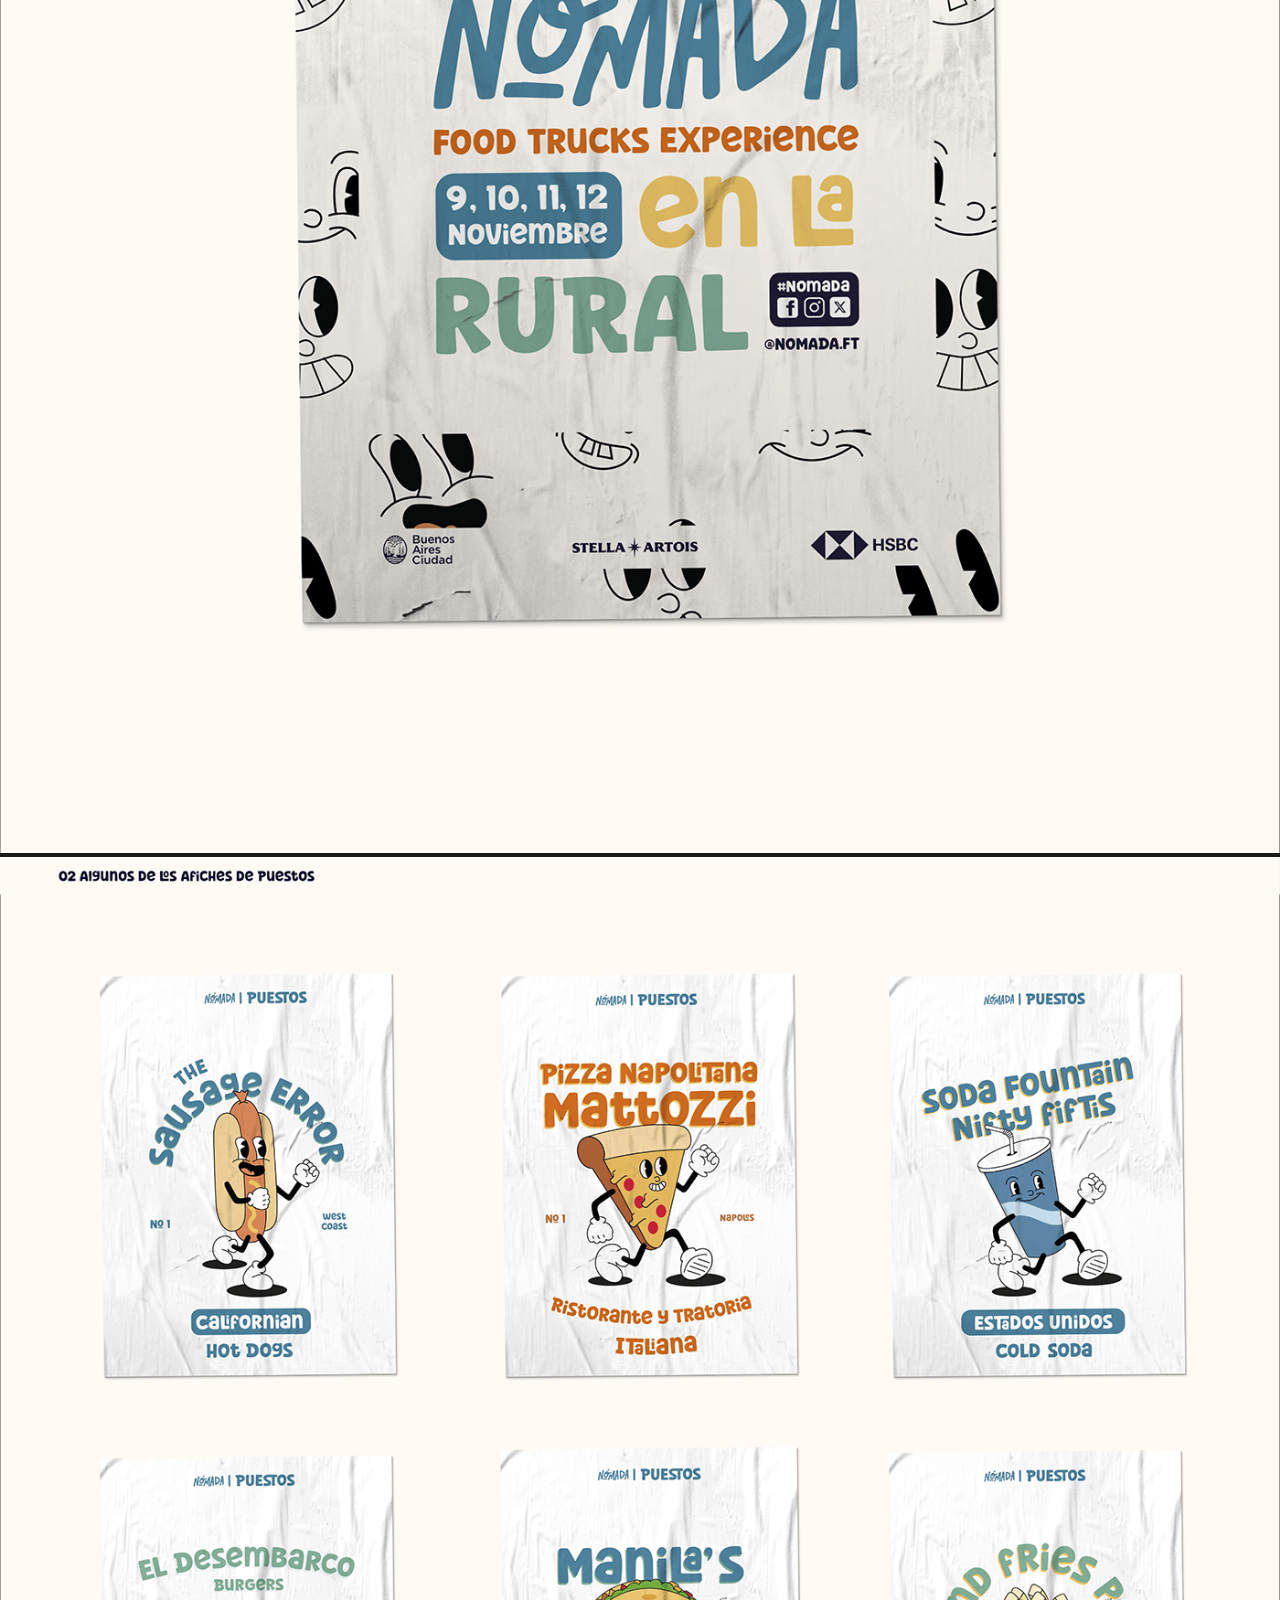
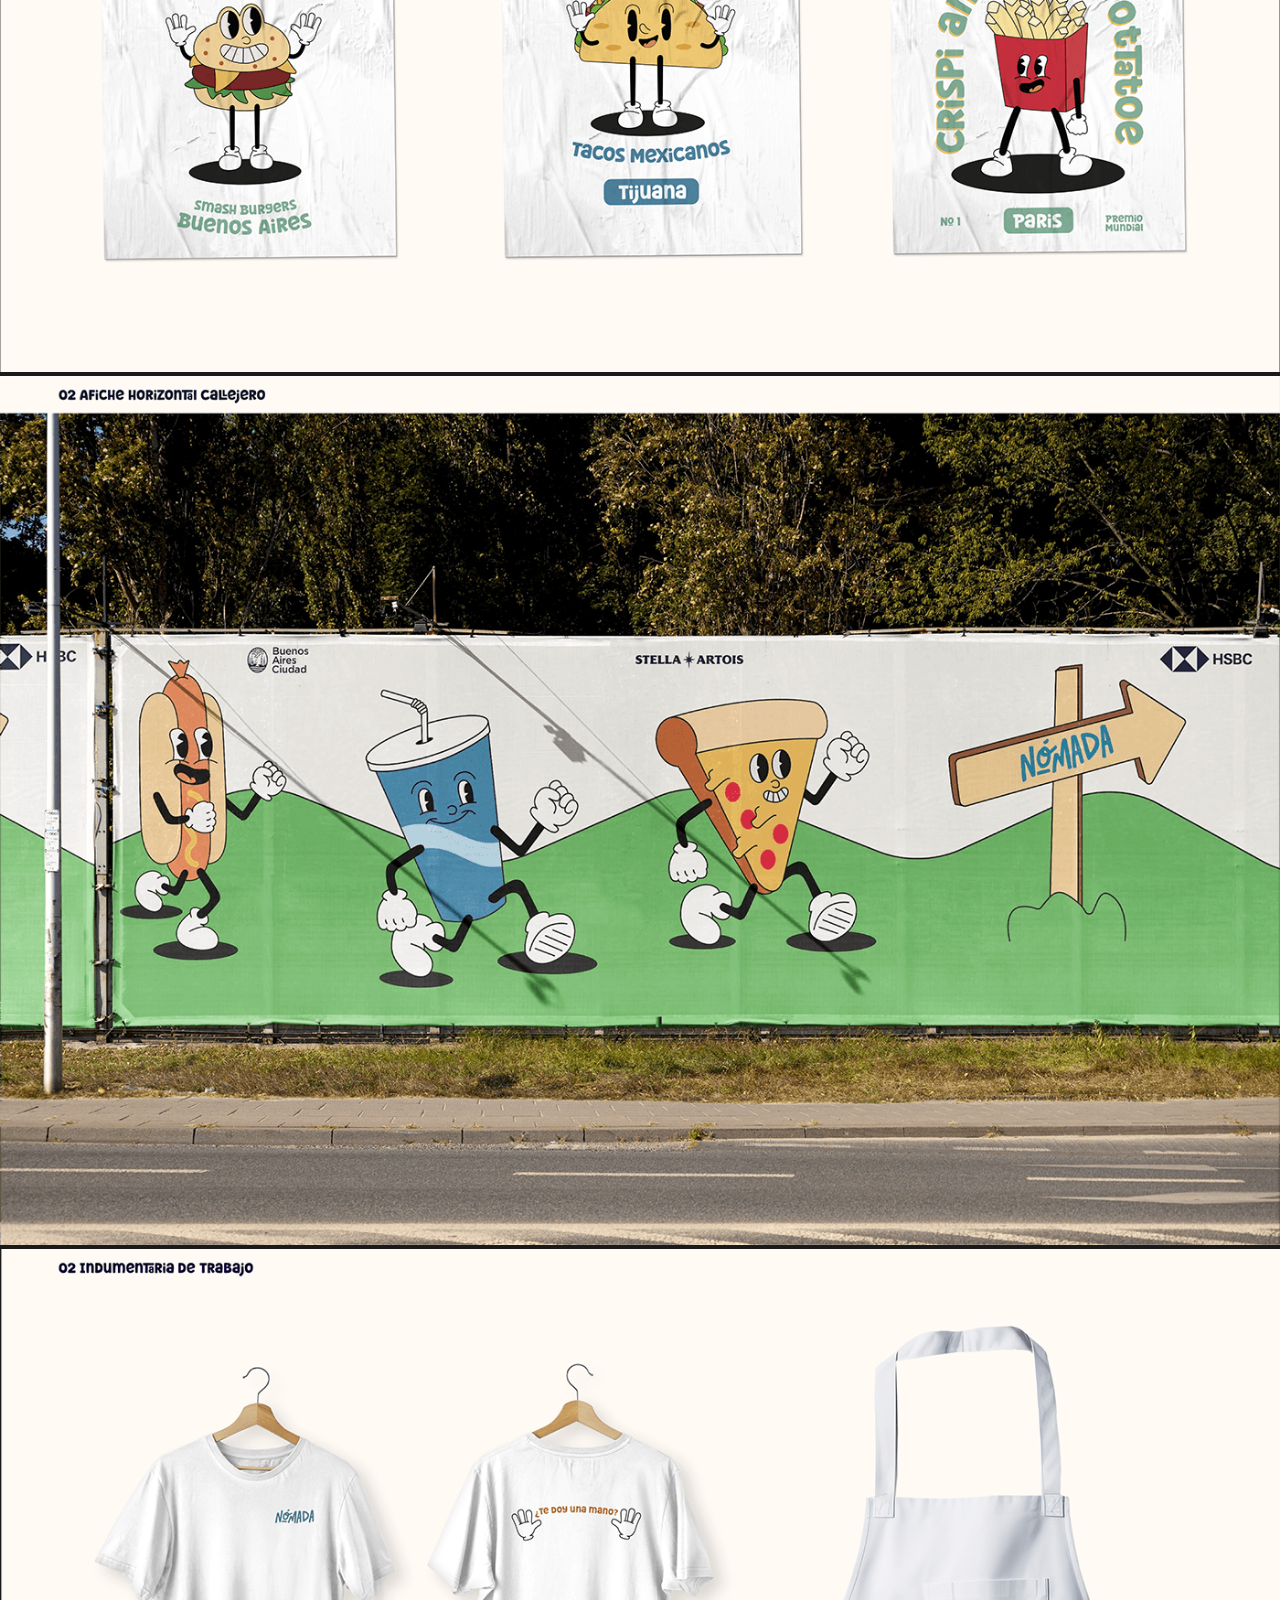
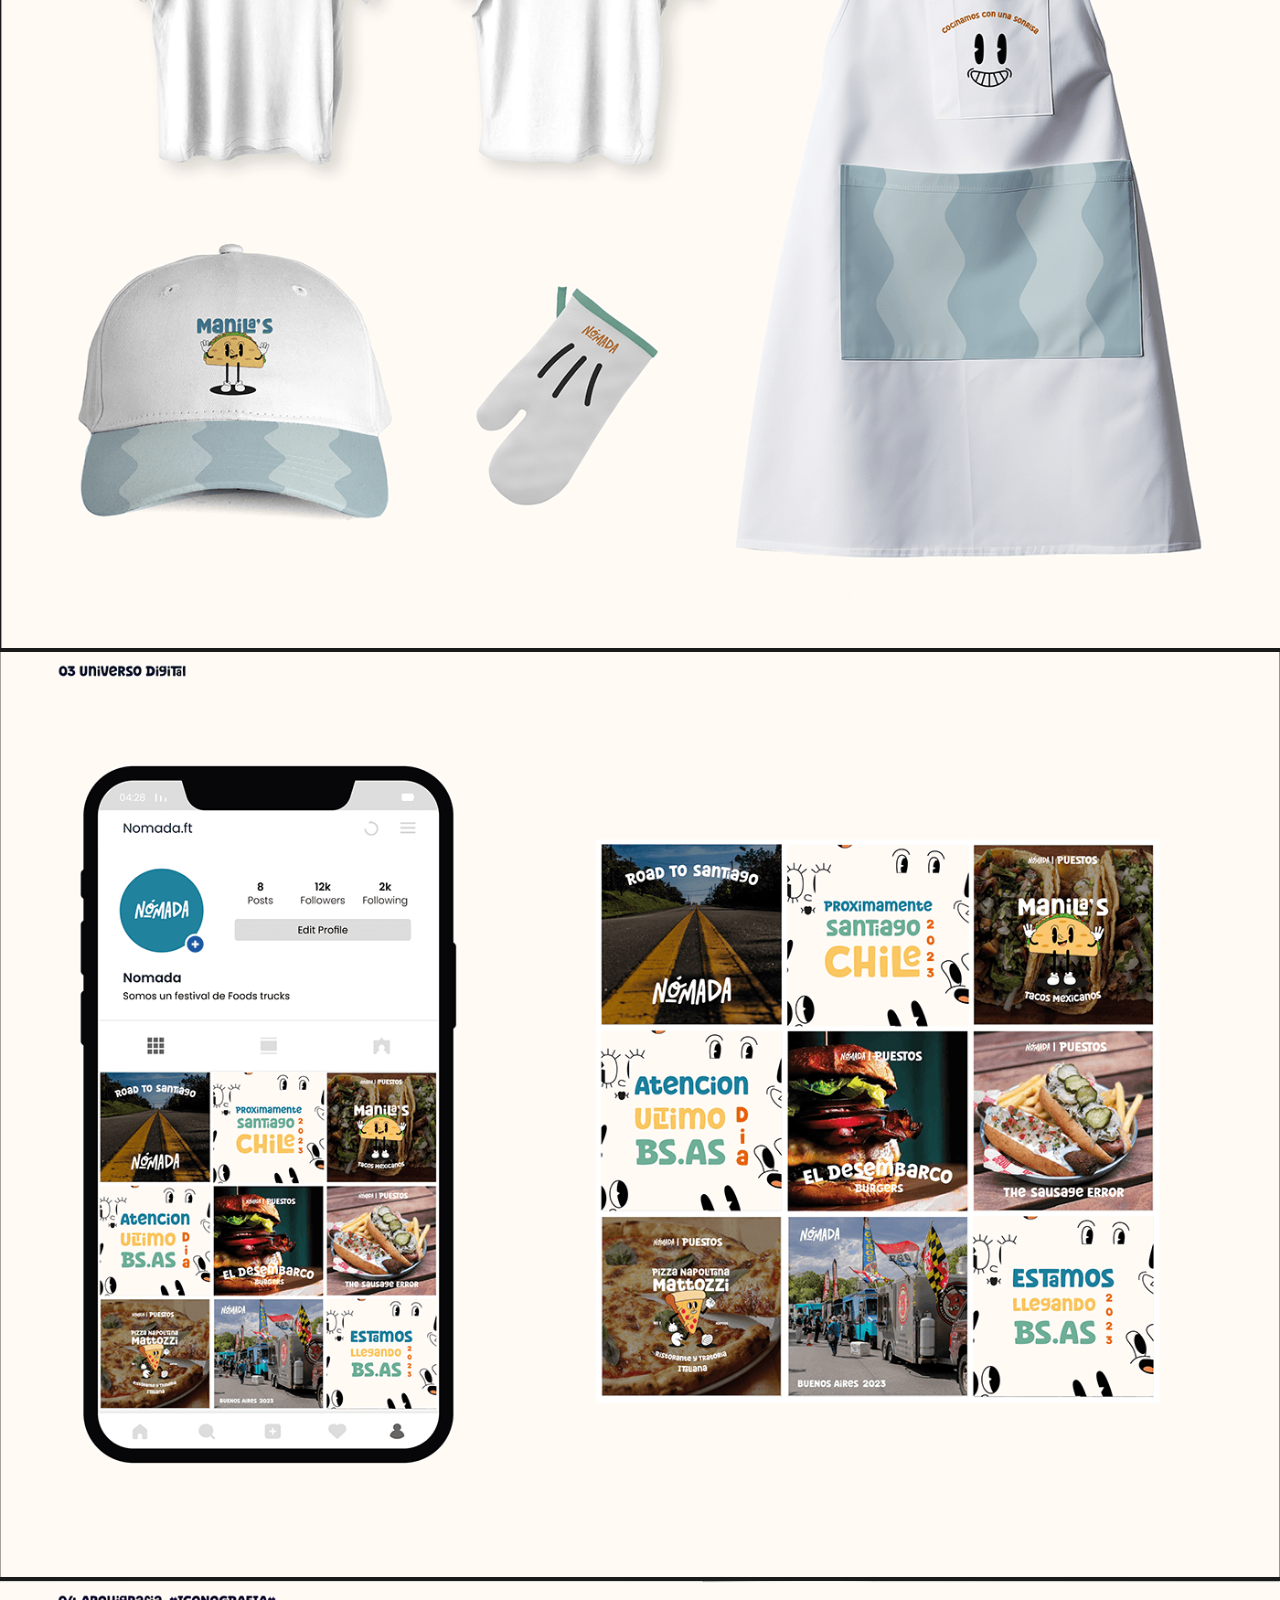
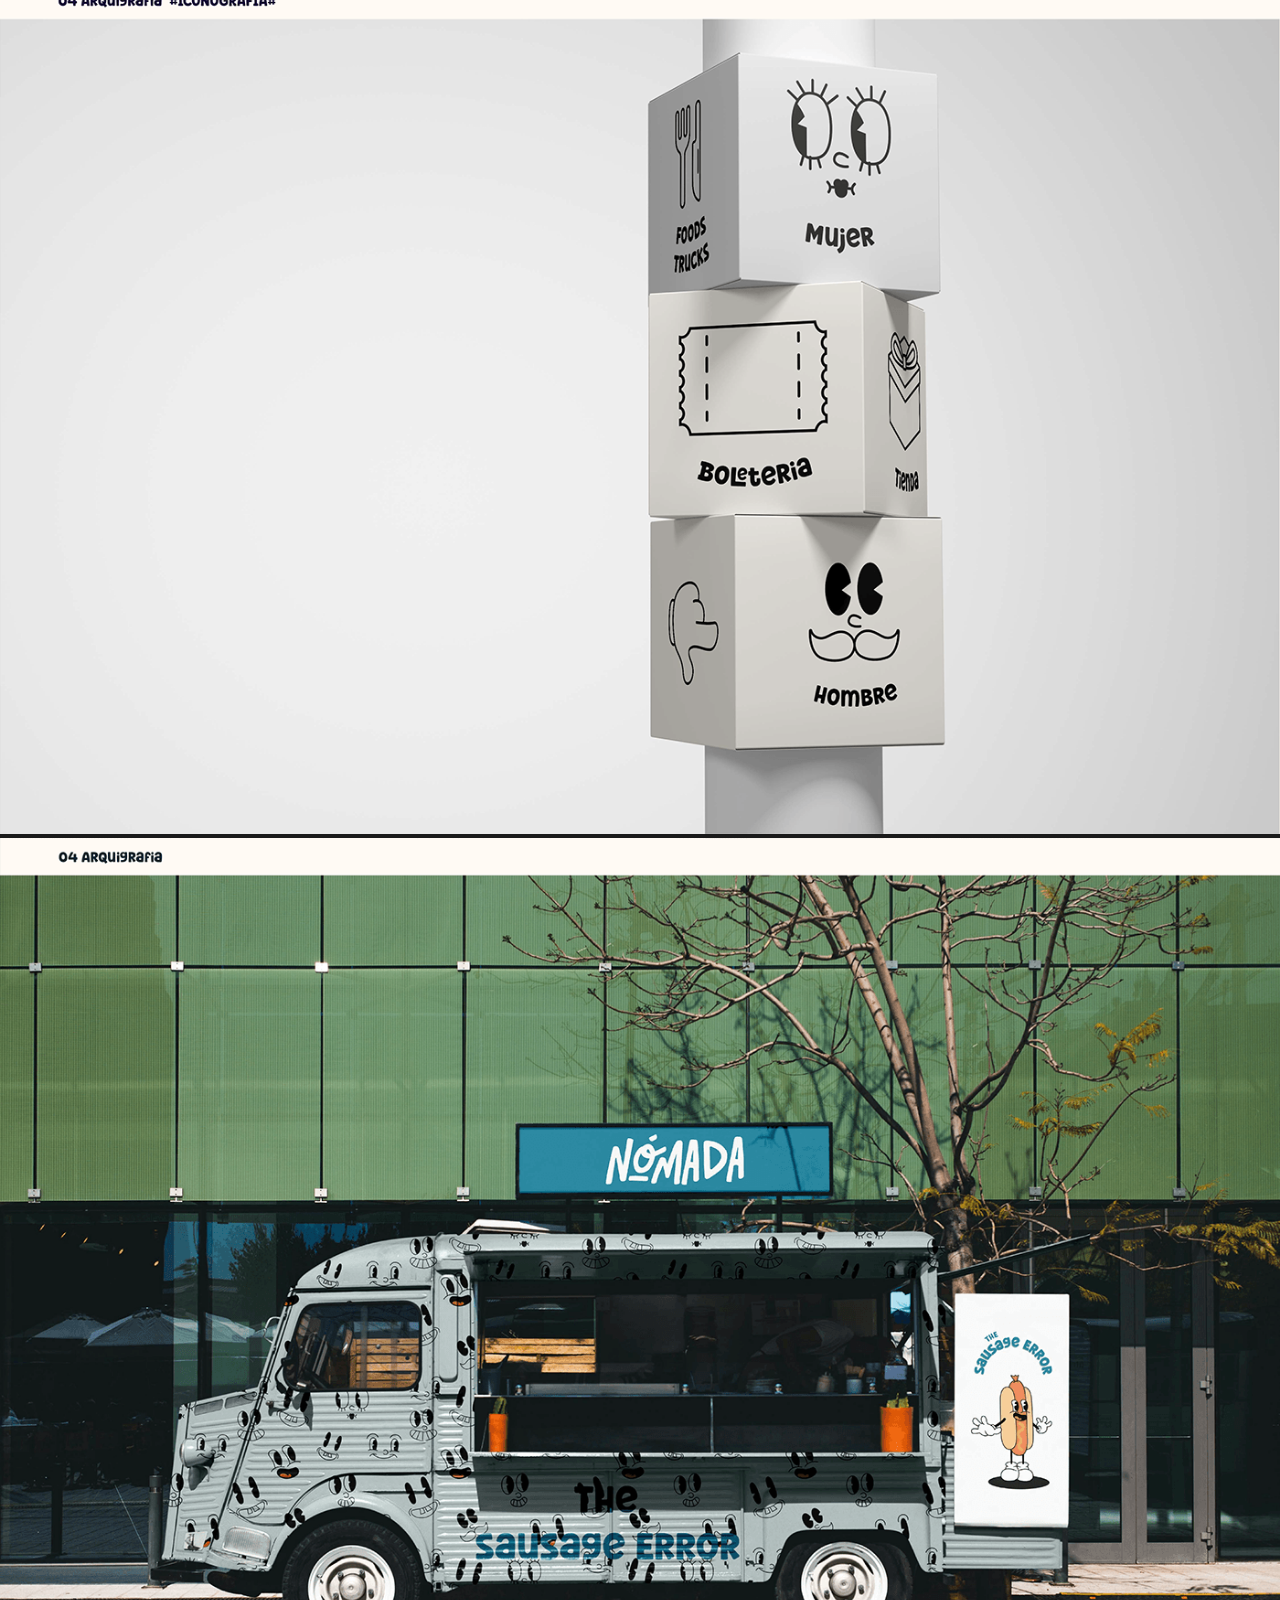
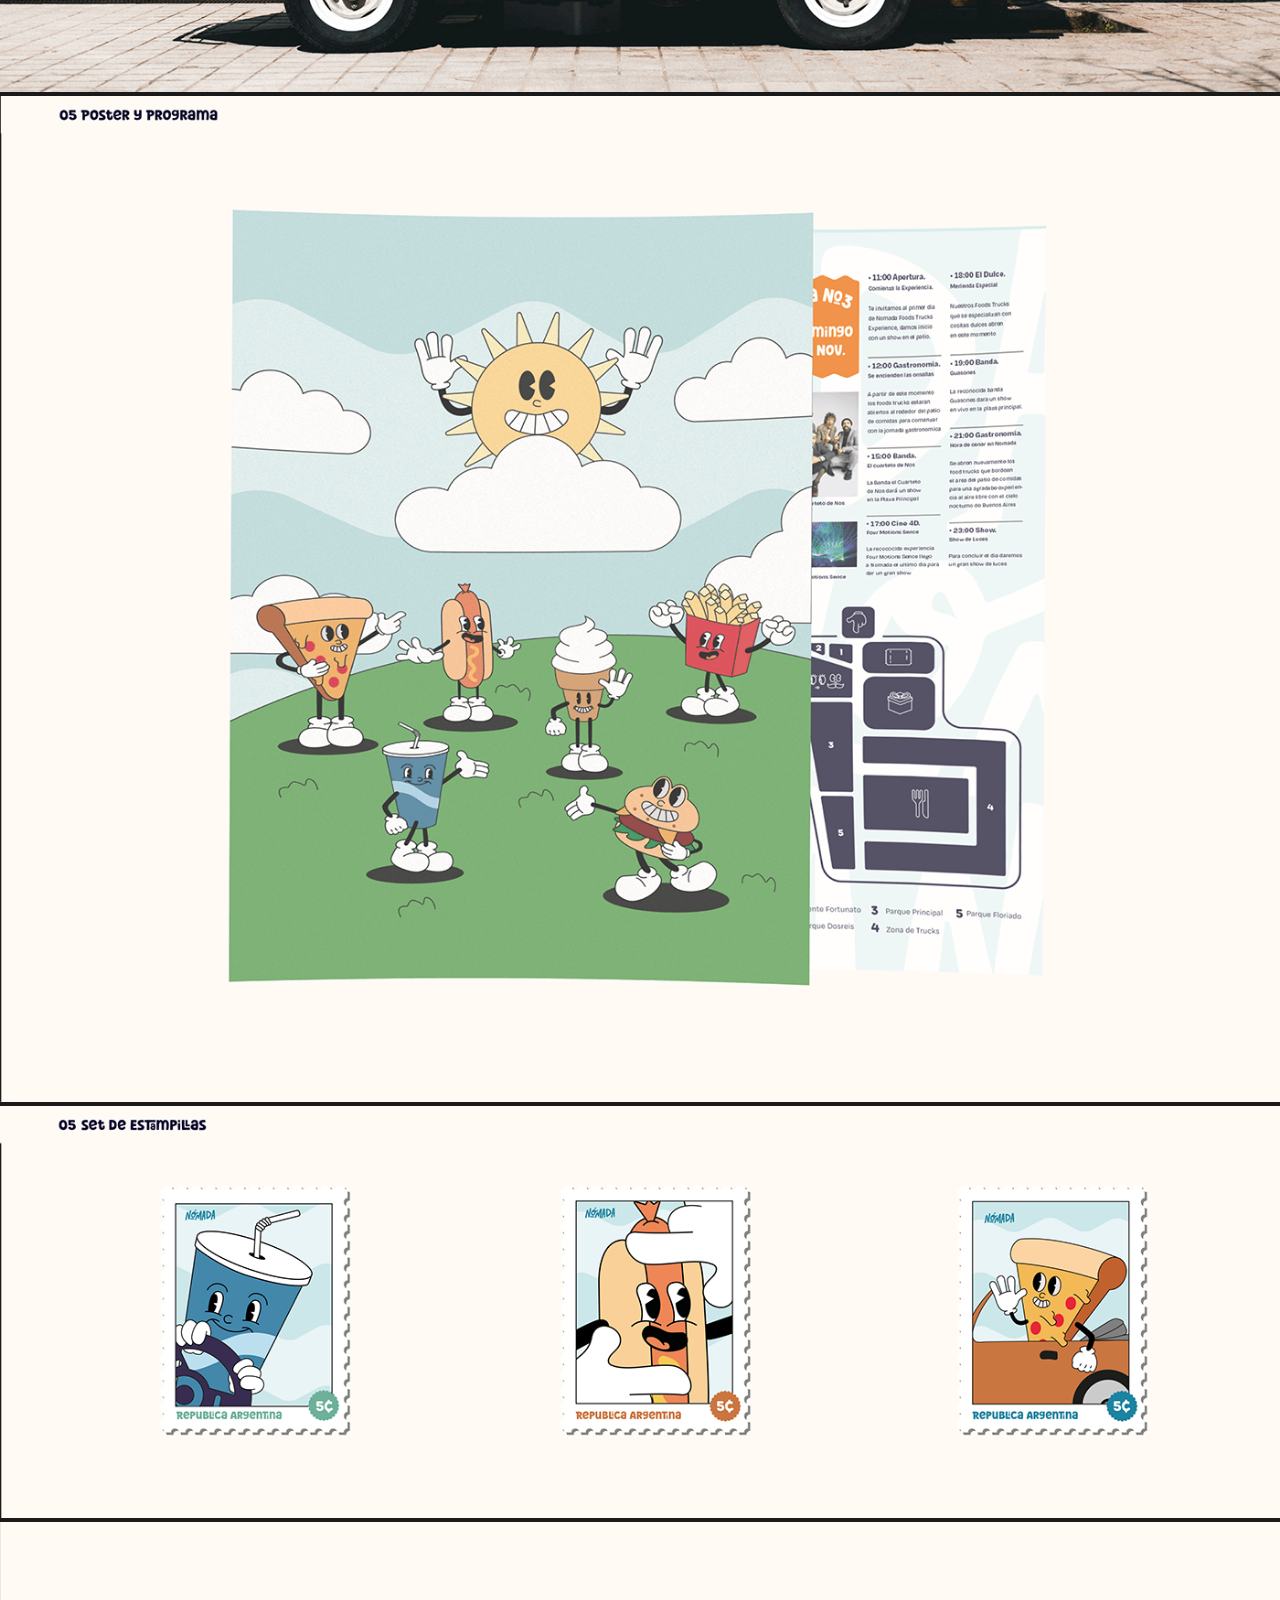
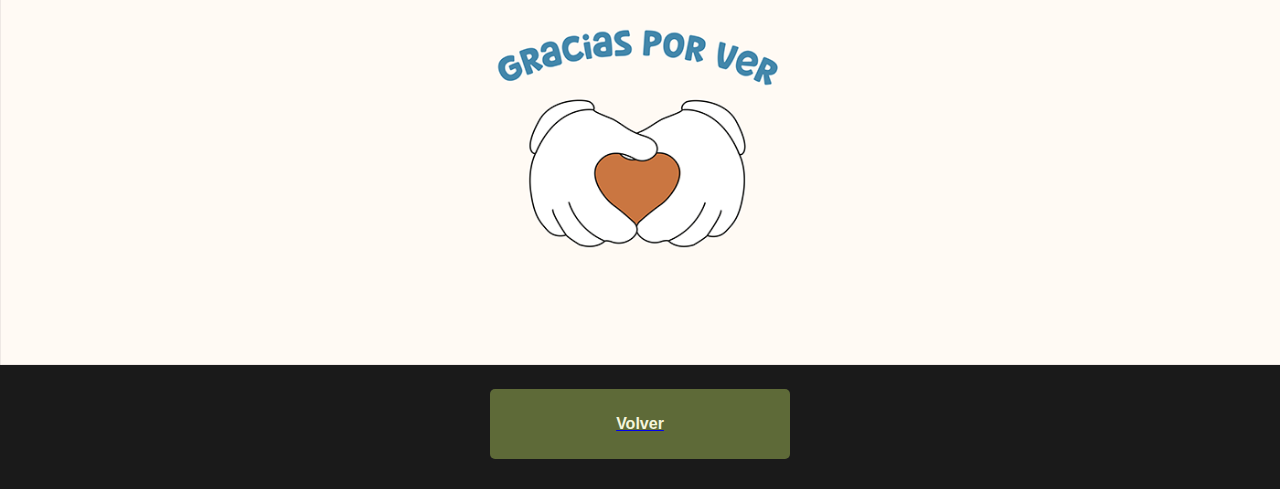
<file: nomada.html>
<!DOCTYPE html>
<head>
    <meta charset="utf-8">
    <title>Jf Desing</title>
    <link href="estilos.css" rel="stylesheet" type="text/css">
    <meta name="viewport" content="width=device-width, initial-scale=1.0"> 
    <link rel="icon" href="img/logo fav icon.svg" type="image/png">
</head>
<body class="nomada">
    <main>
        <div class="imagenes">
            <img src="img/nomada/1.png" alt="">
            <img src="img/nomada/2.png" alt="">
            <img src="img/nomada/3.png" alt="">
            <img src="img/nomada/4.png" alt="">
            <img src="img/nomada/5.gif" alt="">
            <img src="img/nomada/6.png" alt="">
            <img src="img/nomada/7.png" alt="">
            <img src="img/nomada/8.png" alt="">
            <img src="img/nomada/9.png" alt="">
            <img src="img/nomada/10.png" alt="">
            <img src="img/nomada/11.png" alt="">
            <img src="img/nomada/12.png" alt="">
            <img src="img/nomada/13.png" alt="">
            <img src="img/nomada/14.png" alt="">
            <img src="img/nomada/15.png" alt="">

        </div>
        <div class="boton">
            <a href="galeria.html" target="_self"><button>Volver</button></a>
        </div>
    </main>
</body>
</file>
<file: estilos.css>
*{
    margin: 0%;
    padding: 0%;
    
    @import url('https://fonts.googleapis.com/css2?family=Inter:wght@100..900&display=swap');

}

header{
    position: relative;
    z-index: 2;
    display: flex;
    width: 100%;
    height: 9.625rem;
    justify-content: space-between;
    align-items: center;
    background: #1A1A1A;

    img{
        width: 18rem;
        height: auto;
        display: flex;
        flex-direction: column;
        align-items: flex-start;
        padding-left: 5%;
        

    }

    nav{
        margin-right: 5%;

        ul{
            display: flex;
            justify-content: center;
            align-items: center;
            gap: 4.1875rem;
            flex-shrink: 0;
            
            li{
                list-style: none;
            }

            a{
                color: #FFF;
                font-family: "Roboto Slab";
                font-size: 1.8125rem;
                font-style: normal;
                font-weight: 700;
                line-height: normal;
                text-decoration: none;
                
            }

            a:hover {
                background-color: #5E6A38;
                border-radius: 0.5rem;
                padding: 5px 20px;
                
            }
        }
    }
}
.index{
    .seccion1{
        
        min-height: 100vh;
        position: relative;
        display: flex;
        flex-direction: column;
        justify-content: center;

        img{

            position: absolute;
            top: 0%;
            left: 0%;
            width: 100%;
            height: 100%;
            object-fit: cover;
        }

        .bajada{
            display: flex;
            flex-direction: column;
            align-items: flex-start;
            gap: 2rem;
            position: absolute;
            padding-left: 5%;


            h1{
                color: #F5F5DC;
                font-family: "Roboto Slab";
                font-size: 3rem;
                font-style: normal;
                font-weight: 400;
                line-height: normal;

            }

            h2{
                padding: 10px 50px;
                color: #F5F5DC;
                text-align: center;
                font-family: "Roboto Slab";
                font-size: 1.5rem;
                font-style: normal;
                font-weight: 700;
                line-height: normal;
                background-color: #5E6A38;
                border-radius: 1.0625rem;
            }
        }
    }

    .seccion2{
        display: flex;
        flex-direction: row;
        width: 100%;
        justify-content: center;
        align-items: center;
        gap: 5%;
        flex-shrink: 0;
        background: #F5F5DC;
        padding-top: 10%;
        padding-bottom: 5%;
        

        
        img{
            display: flex;
            width: 40%;
            height: auto;
            justify-content: center;
            align-items: flex-start;
            flex-shrink: 0;
            border-radius: 2.5rem;
            max-width: 500px;


        }

        .presentacion{
            width: 40%;
            flex-shrink: 0;


            h3{
                color: #5E6A38;
                font-family: "Roboto Slab";
                font-size: 3rem;
                font-style: normal;
                font-weight: 700;
                line-height: normal;
                margin-bottom:30px ;
            }

            p{
                display: block;
                color: #1A1A1A;
                font-family: "Inter", sans-serif;
                font-size: 1.5rem;
                font-style: normal;
                font-weight: 400;
                line-height: normal;
            }
        }
    }


    .seccion3 {

        color: #1A1A1A;
        font-family: "Inter", sans-serif;
        padding-top: 5%;
        padding-bottom: 5%;
        
        display: flex;
        flex-direction: column;
        align-items: center;
        margin: 0;
        background: #F5F5DC;

        p{
            width: 70%;
            font-size: 1.5rem;
            justify-content: center;
        }


        
    }
    



    .seccion4{
        display: flex;
        width: 100%;
        padding-top: 5%;
        padding-bottom: 5%;
        justify-content: center;
        align-items: center;
        gap: 5%;
        flex-shrink: 0;
        background: #F5F5DC;


        .texto{
            width: 40%;
            h3{
                color: #5E6A38;
                font-family: "Roboto Slab";
                font-size: 3rem;
                font-style: normal;
                font-weight: 700;
                line-height: normal;
                margin-bottom:10px ;
            }

            h4{
                color: #5E6A38;
                font-family: "Roboto Slab";
                font-size: 2rem;
                font-style: normal;
                font-weight: 700;
                line-height: normal;
                margin-bottom:50px ;
            }

            h5{
                color: #5E6A38;
                font-family: "Roboto Slab";
                font-size: 1.5rem;
                font-style: normal;
                font-weight: 700;
                line-height: normal;
                margin-bottom:10px ;
            }

            ul{
                display: block;
                color: #1A1A1A;
                font-family: "Inter", sans-serif;
                font-size: 1.5rem;
                font-style: normal;
                font-weight: 400;
                line-height: normal;
                
                li{
                    margin-bottom: 10px;
                }
            }
        }
        
        img{
            display: flex;
            width: 40%;
            height: auto;
            justify-content: center;
            align-items: flex-start;
            flex-shrink: 0;
            border-radius: 2.5rem;
            max-width: 500px;


        }


    }

    .seccion5{
        display: flex;
        width: 100%;
        padding-top: 5%;
        padding-bottom: 5%;
        justify-content: center;
        align-items: center;
        gap: 5%;
        flex-shrink: 0;
        background: #F5F5DC;

        img{
            display: flex;
            width: 40%;
            height: auto;
            justify-content: center;
            align-items: flex-start;
            flex-shrink: 0;
            border-radius: 2.5rem;
            max-width: 500px;


        }


        .texto{
            width: 40%;
            h3{
                color: #5E6A38;
                font-family: "Roboto Slab";
                font-size: 3rem;
                font-style: normal;
                font-weight: 700;
                line-height: normal;
                margin-bottom:50px ;
            }

            h4{
                color: #5E6A38;
                font-family: "Roboto Slab";
                font-size: 2rem;
                font-style: normal;
                font-weight: 700;
                line-height: normal;
                
            }



            p{
                display: block;
                color: #1A1A1A;
                font-family: "Inter", sans-serif;
                font-size: 1.5rem;
                font-style: normal;
                font-weight: 400;
                line-height: normal;
                padding-bottom: 10px;
            }
        }
        



    }
}
.progress-bar {
    width: 100%;
    max-width: 80%;
    background-color: #1A1A1A;
    border-radius: 25px;
    overflow: hidden;
    margin-bottom: 50px;
    margin-top: 5px;
}
.progress {
    height: 30px;
    background-color: #5E6A38;
    width: 0;
    border-radius: 25px 25px 25px 25px;
}
@keyframes load {
    to {
    width: var(--progress-width);
    }
}
.progress-bar .progress {
    animation: load 5s forwards;



}

.formulario{
    main{
        width: 100%;    
        display: flex;
        flex-direction: column;
        align-items: center;
        justify-content: center;
        background-color: rgba(245, 245, 220, 1);
        padding-top: 9.625rem;;
        padding-bottom: 10%;

        h2{
            color: #5E6A38;
            font-family: "Roboto Slab";
            font-size: 2.5rem;
            font-style: normal;
            font-weight: 700;
            line-height: normal;
            margin-bottom:50px ;
        }
    }
    
    form{
        display: flex;
        flex-direction: row;
        gap: 10%;
    }

    .form-group{
        display: flex;
        flex-direction: column;
    }

    .mensaje{
        display: flex;
        flex-direction: column;
    }

    input{
        border-radius: 0.3125rem;
        background: #5E6A38;
        border: none;
        width: 400px;
        height: 30px;
    }


    .datos{
        display: flex;
        flex-direction: column;
        gap: 20px;
    }

    .mensaje{
        display: flex;
        flex-direction: column;
        gap: 10%;

        textarea{
            border-radius: 0.3125rem;
            background: #5E6A38;
            border: none;
            width: 400px;
            height: 250px;
        }

        button{
            display: flex;
            padding: 0.375rem 1.25rem;
            justify-content: center;
            align-items: center;
            margin-top: 20px;
            width: 80px;
            background: #5E6A38;
            border: none;
            border-radius: 0.3125rem;
            color: #F5F5DC;
            text-align: center;
            font-family: "Inter", sans-serif;
            font-size: 1rem;
            font-style: normal;
            font-weight: 700;
            line-height: normal;
            cursor: pointer;
            transition: 0.2s;
        }

        button:hover{
            background:#F5F5DC;
            color:#5E6A38;
        }
    }

    label{
        color: #1A1A1A;
        font-family: "Inter", sans-serif;
        font-size: 1rem;
        font-style: normal;
        font-weight: 400;
        line-height: normal;
    }
}

.galeriamain{
    padding-top: 10%;
    padding-bottom: 10%;
    background-color:  #F5F5DC;;
    
    .galeria {
        display: grid;
        grid-template-columns: repeat(3, 1fr);
        gap: 15px;
        width: 60%;
        margin: 0 auto;
        background-color: #5E6A38;
        padding: 40px;
        box-shadow: 0 4px 8px rgba(0, 0, 0, 0.1);
        border-radius: 10px;
    }

    .galeria a {
        display: block;
        overflow: hidden;
        border-radius: 10px;
        box-shadow: 0 2px 5px rgba(0, 0, 0, 0.15);
        transition: transform 0.2s, box-shadow 0.2s;
    }

    .galeria a:hover {
        transform: scale(1.05);
        box-shadow: 0 4px 15px rgba(0, 0, 0, 0.3);
    }

    .galeria img {
        width: 100%;
        height: auto;
        display: block;
        border-radius: 10px;
    }
}
.elprincipito{
    background-color: #1A1A1A;
    main{
        display: flex;
        flex-direction: column;
        align-items: center;
        justify-content: center;
        .imagenes{
            img{
                width: 100%;
                height: auto;
            }
        }
        .boton{
            background-color: #1A1A1A; 
            padding-bottom: 30px;
            button{
                display: flex;
                justify-content: center;
                align-items: center;
                margin-top: 20px;
                width: 300px;
                height: 70px;
                background: #5E6A38;
                border: none;
                border-radius: 0.3125rem;
                color: #F5F5DC;
                text-align: center;
                font-family: "Inter", sans-serif;
                font-size: 1rem;
                font-style: normal;
                font-weight: 700;
                line-height: normal;
                cursor: pointer;
                transition: 0.2s;
            }

            button:hover{
                background:#F5F5DC;
                color:#5E6A38;
            }
        }
    }
}
.nomada{
    background-color: #1A1A1A;
    main{
        display: flex;
        flex-direction: column;
        align-items: center;
        justify-content: center;
        .imagenes{
            img{
                width: 100%;
                height: auto;
            }
        }
        .boton{
            background-color: #1A1A1A; 
            padding-bottom: 30px;
            button{
                display: flex;
                justify-content: center;
                align-items: center;
                margin-top: 20px;
                width: 300px;
                height: 70px;
                background: #5E6A38;
                border: none;
                border-radius: 0.3125rem;
                color: #F5F5DC;
                text-align: center;
                font-family: "Inter", sans-serif;
                font-size: 1rem;
                font-style: normal;
                font-weight: 700;
                line-height: normal;
                cursor: pointer;
                transition: 0.2s;
            }

            button:hover{
                background:#F5F5DC;
                color:#5E6A38;
            }
        }
    }
}
.reikawakubo{
    background-color: #1A1A1A;
    main{
        display: flex;
        flex-direction: column;
        align-items: center;
        justify-content: center;
        .imagenes{
            img{
                width: 100%;
                height: auto;
            }
        }
        .boton{
            background-color: #1A1A1A; 
            padding-bottom: 30px;
            button{
                display: flex;
                justify-content: center;
                align-items: center;
                margin-top: 20px;
                width: 300px;
                height: 70px;
                background: #5E6A38;
                border: none;
                border-radius: 0.3125rem;
                color: #F5F5DC;
                text-align: center;
                font-family: "Inter", sans-serif;
                font-size: 1rem;
                font-style: normal;
                font-weight: 700;
                line-height: normal;
                cursor: pointer;
                transition: 0.2s;
            }

            button:hover{
                background:#F5F5DC;
                color:#5E6A38;
            }
        }
    }
}
.jordan{
    background-color: #1A1A1A;
    main{
        display: flex;
        flex-direction: column;
        align-items: center;
        justify-content: center;
        .imagenes{
            img{
                width: 100%;
                height: auto;
            }
        }
        .boton{
            background-color: #1A1A1A; 
            padding-bottom: 30px;
            button{
                display: flex;
                justify-content: center;
                align-items: center;
                margin-top: 20px;
                width: 300px;
                height: 70px;
                background: #5E6A38;
                border: none;
                border-radius: 0.3125rem;
                color: #F5F5DC;
                text-align: center;
                font-family: "Inter", sans-serif;
                font-size: 1rem;
                font-style: normal;
                font-weight: 700;
                line-height: normal;
                cursor: pointer;
                transition: 0.2s;
            }

            button:hover{
                background:#F5F5DC;
                color:#5E6A38;
            }
        }
    }
}
.afichefigurativo{
    background-color: #1A1A1A;
    main{
        display: flex;
        flex-direction: column;
        align-items: center;
        justify-content: center;
        .imagenes{
            img{
                width: 100%;
                height: auto;
            }
        }
        .boton{
            background-color: #1A1A1A; 
            padding-bottom: 30px;
            button{
                display: flex;
                justify-content: center;
                align-items: center;
                margin-top: 20px;
                width: 300px;
                height: 70px;
                background: #5E6A38;
                border: none;
                border-radius: 0.3125rem;
                color: #F5F5DC;
                text-align: center;
                font-family: "Inter", sans-serif;
                font-size: 1rem;
                font-style: normal;
                font-weight: 700;
                line-height: normal;
                cursor: pointer;
                transition: 0.2s;
            }

            button:hover{
                background:#F5F5DC;
                color:#5E6A38;
            }
        }
    }
}
.ilustraciones{
    background-color: #1A1A1A;
    main{
        display: flex;
        flex-direction: column;
        align-items: center;
        justify-content: center;
        .imagenes{
            img{
                width: 100%;
                height: auto;
            }
        }
        .boton{
            background-color: #1A1A1A; 
            padding-bottom: 30px;
            button{
                display: flex;
                justify-content: center;
                align-items: center;
                margin-top: 20px;
                width: 300px;
                height: 70px;
                background: #5E6A38;
                border: none;
                border-radius: 0.3125rem;
                color: #F5F5DC;
                text-align: center;
                font-family: "Inter", sans-serif;
                font-size: 1rem;
                font-style: normal;
                font-weight: 700;
                line-height: normal;
                cursor: pointer;
                transition: 0.2s;
            }

            button:hover{
                background:#F5F5DC;
                color:#5E6A38;
            }
        }
    }
}

.footer{
    width: 100%;
    padding-top: 5%;
    padding-bottom: 5%;
    background-color: #1A1A1A;
    display: flex;
    flex-direction: row;
    justify-content: center;
    gap: 15%;

    
    
    .logofooter{
        margin-top: 50px;
        img{
            width: 250px;
            height: auto;
            
        }
    }
    
    .informacion{
        h2{
            font-family: "Roboto Slab";
            font-weight: 400;
            color:#F5F5DC;
            font-size: 20px
            
        }

        p{
            font-family: "Inter", sans-serif;
            color:#F5F5DC;
            margin-bottom: 20px;

        }
    }

    .botonerafooter{

        
        h2{
            font-family: "Roboto Slab";
            margin-bottom: 10px;
            font-weight: 400;
            color:rgb(245, 245, 220);
            font-size: 20px
            
        }
        button{
            background-color: rgb(18, 18, 19);
            border: none;
            cursor: pointer;
            border-radius: 10px;
            margin-right: 10px;
        }

        img{
            width: 35px;
            height: auto;
            margin: 5px;
            
        }
        
        .gracias{
            margin-top: 60px;
            
        }
    }


}

@media screen and (max-width: 600px) {
    
    header{
        display: flex;
        flex-wrap: wrap;
        flex-direction: column;
        align-items: center;
        justify-content: center;
        gap: 10px;
        padding-top: 10px;
        padding-bottom: 10px;

        nav{
            margin: 0%;
        }

        img{
            padding: 0%;
        }
    }
    .index{
        .seccion2{
            display: flex;
            flex-direction: column;

            img{
                display: none;
            }

            .presentacion{
                width: 80%;
            }


        }

        .seccion4{

            img{
                display: none;
            }

            .texto{
                width:80%;
            }
        }

        .seccion5{
            img{
                display: none;
            }

            .texto{
                width:80%;
            } 
        }
    }
    .footer{
        display: flex;
        flex-direction: column;
        
        height: auto;
        

        .logofooter{
            padding-bottom: 50px;
            margin-left: 10%;
        }

        .informacion{
            padding-bottom: 50px;
            margin-left: 10%;
        }

        .botonerafooter{
            padding-bottom: 50px;
            margin-left: 10%;
        }
    }
    .formulario{
        main{

            form{
                flex-direction: column;
                gap: 50px;
            }
        }
    }
}
</file>
